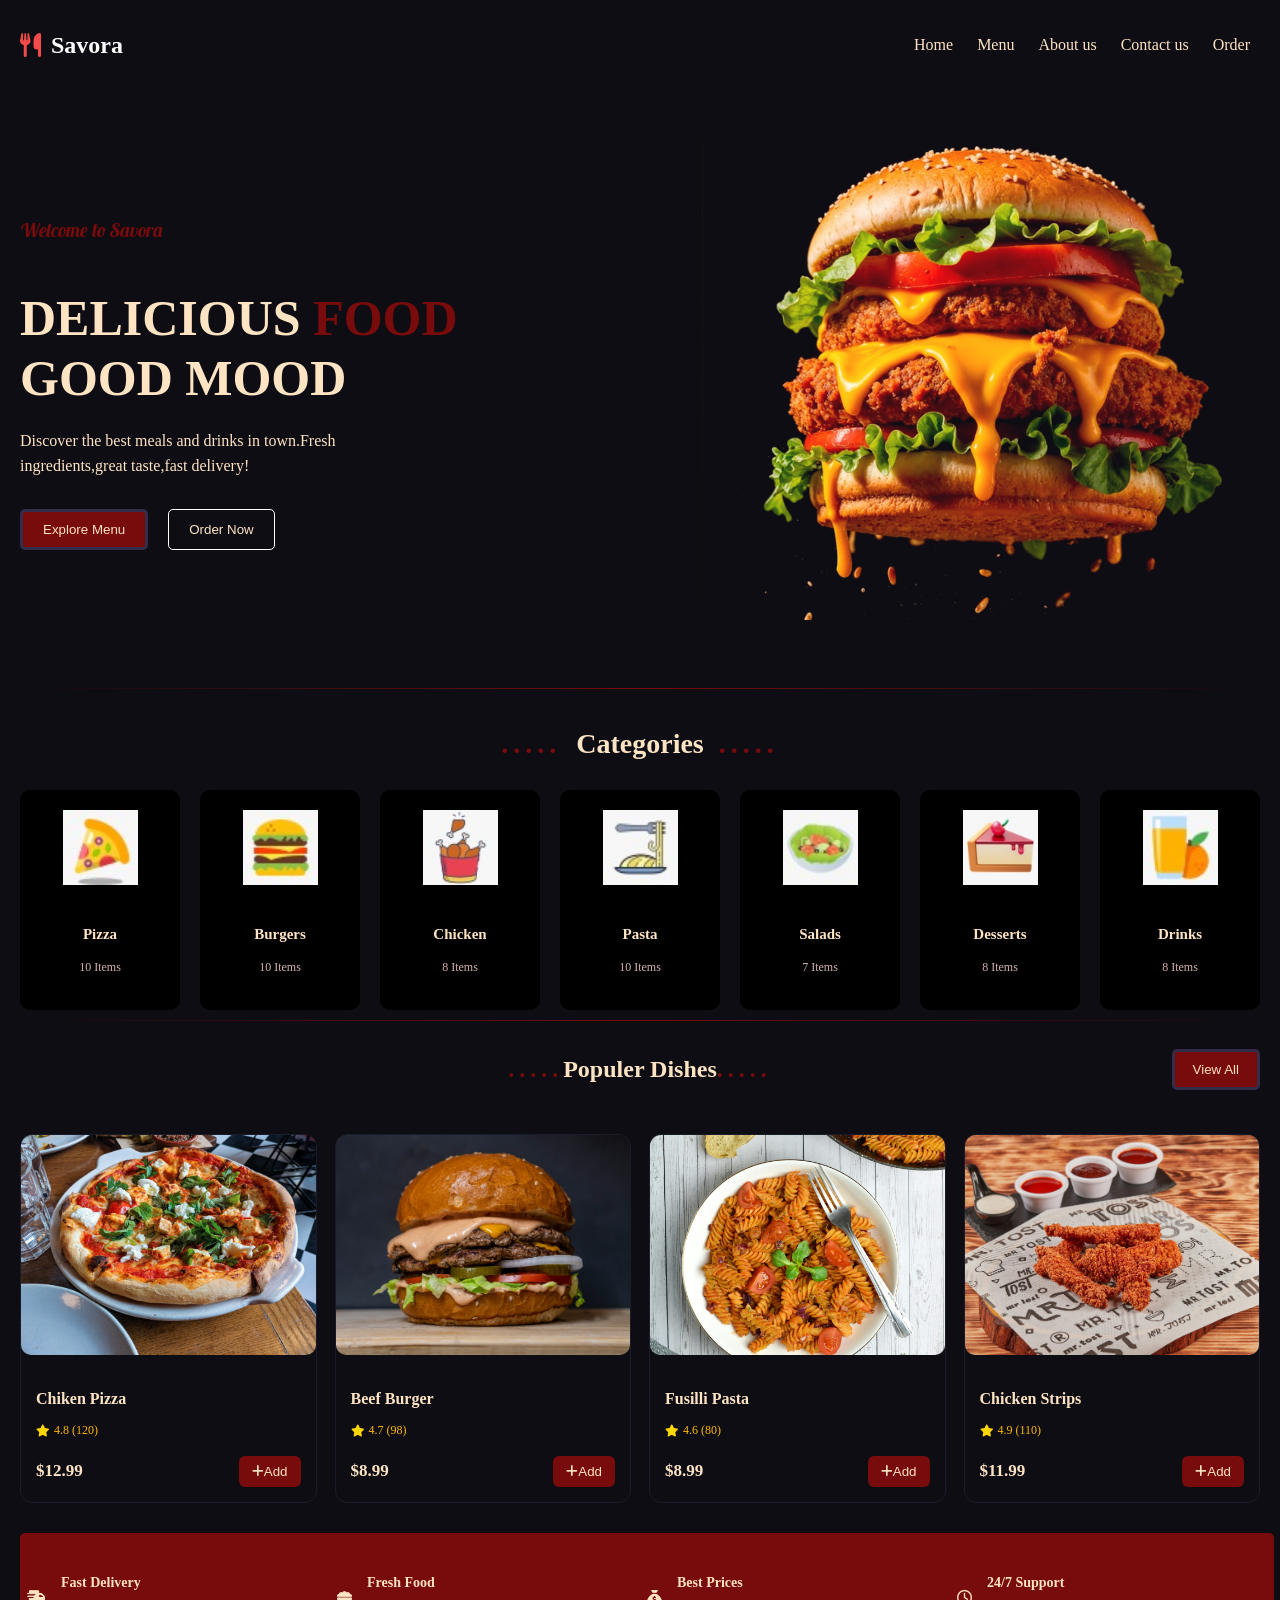
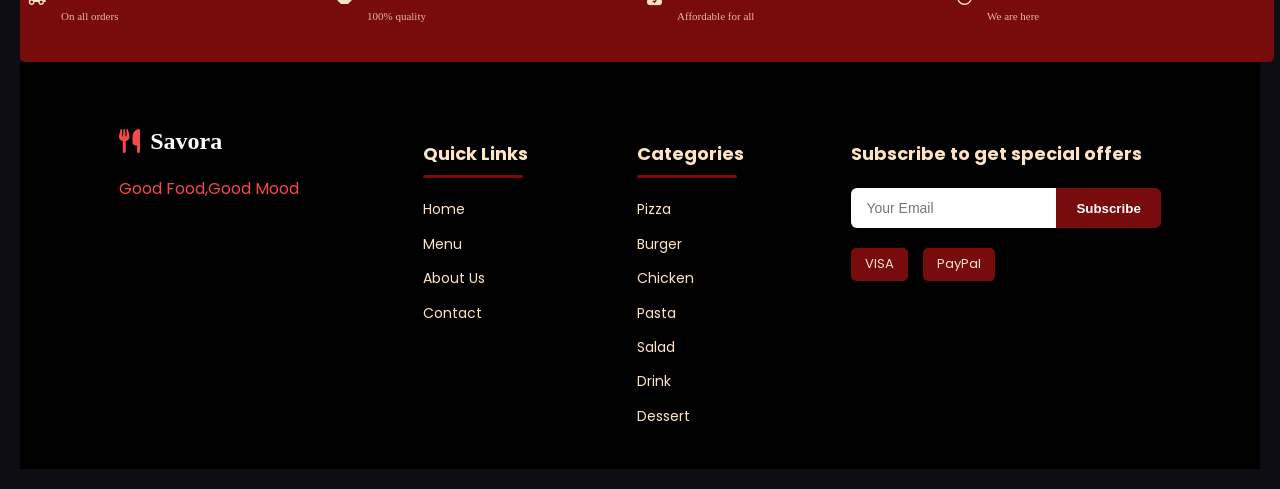
<file: index.html>
<!DOCTYPE html>
<html lang="en">

<head>
    <meta charset="UTF-8">
    <meta name="viewport" content="width=device-width, initial-scale=1.0">
    <title>Savora</title>
    <link rel="preconnect" href="https://fonts.googleapis.com">
    <link rel="preconnect" href="https://fonts.gstatic.com" crossorigin>
    <link href="https://fonts.googleapis.com/css2?family=Lobster+Two:ital,wght@0,400;0,700;1,400;1,700&display=swap"
        rel="stylesheet">
    <link rel="stylesheet"
      href="https://cdnjs.cloudflare.com/ajax/libs/font-awesome/6.7.2/css/all.min.css">
    <link rel="stylesheet" href="https://cdnjs.cloudflare.com/ajax/libs/font-awesome/6.4.0/css/all.min.css">
    <link href="https://fonts.googleapis.com/css2?family=Poppins:wght@300;400;500;600;700&display=swap" rel="stylesheet">    
    <link rel="stylesheet" href="index.css">
    <link rel="icon" href="Images/burgers/photo-of-home.jpg">
</head>

<body>
    <header>
        <div class="logo">
            <i class="fa-solid fa-utensils"></i> Savora
        </div>
        <nav class="navbar">
            <ul>
                <li><a href="index.html">Home</a></li>
                <li><a href="menu.html">Menu</a></li>
                <li><a href="about-us.html">About us</a></li>
                <li><a href="contact-us.html">Contact us</a></li>
                <li><a href="order.html" >Order</a></li>
            </ul>
        </nav>
    </header>
    <section class="container-hero">
        <div class="hero-content">
            <h3>Welcome to Savora</h3>
            <h1>DELICIOUS <span>FOOD</span><br> GOOD MOOD</h1>
            <P>Discover the best meals and drinks in town.Fresh ingredients,great taste,fast delivery!</P>
            <div class="hero-buttons">
                <button class="btn btn-primary"><a href="menu.html">Explore Menu</a></button>
                <button class="btn btn-outline"><a href="order.html">Order Now</a></button>
            </div>
        </div>
        <div class="hero-image">
            <img src="Images/burgers/photo-of-home.jpg" alt="Burger">
        </div>
    </section>
    <div class="fade-line"></div>
    <section class="container">
        <div class="section-title">
            <h2>Categories</h2>
        </div>
        <div class="categories">
            <div class="cat-card">
                <img src="Images/icons/pizza.jpeg" alt="Pizza">
                <h4>Pizza</h4>
                <p>10 Items</p>
            </div>
            <div class="cat-card">
                <img src="Images/icons/burger.jpeg" alt="Burgers">
                <h4>Burgers</h4>
                <p>10 Items</p>
            </div>
            <div class="cat-card">
                <img src="Images/icons/chicken.jpeg" alt="Chicken">
                <h4>Chicken</h4>
                <p>8 Items</p>
            </div>
            <div class="cat-card">
                <img src="Images/icons/paste.jpeg" alt="Pasta">
                <h4>Pasta</h4>
                <p>10 Items</p>
            </div>
            <div class="cat-card">
                <img src="Images/icons/salad.jpeg" alt="Salad">
                <h4>Salads</h4>
                <p>7 Items</p>
            </div>
            <div class="cat-card">
                <img src="Images/icons/desert.jpeg" alt="Dessert">
                <h4>Desserts</h4>
                <p>8 Items</p>
            </div>
            <div class="cat-card">
                <img src="Images/icons/drinkes.jpeg" alt="Drinks">
                <h4>Drinks</h4>
                <p>8 Items</p>
            </div>
        </div>
    </section>
    <div class="fade-line"></div>
    <section class="Populer-dishes container">
        <div class="dishes-header">
            <div class="dishes-title" style="margin-bottom: 0;">
                <h2>Populer Dishes</h2>
            </div>
                <button class="btn View-btn"><a href="menu.html">View All</a></button>
        </div>
        <div class="cards">
            <div class="dish-card">
                <div class="dish-img">
                    <img src="Images/pizza/chicken&ricotta-mediterranean-pizza.jpeg" alt="">
                </div>
                <div class="card-info">
                    <h3>Chiken Pizza</h3>
                    <div class="rating"><i class="fa-solid fa-star"></i><span>4.8 (120)</span></div>
                    <div class="price">
                        <strong>$12.99</strong>
                        <button><i class="fa-solid fa-plus"></i>Add</button>
                    </div>
                </div>
            </div>
            <div class="dish-card">
                <div class="dish-img">
                    <img src="Images/burgers/double-beef-burger.jpeg" alt="">
                </div>
                <div class="card-info">
                    <h3>Beef Burger</h3>
                    <div class="rating"><i class="fa-solid fa-star"></i><span>4.7 (98)</span></div>
                    <div class="price">
                        <strong>$8.99</strong>
                        <button><i class="fa-solid fa-plus"></i>Add</button>
                    </div>
                </div>
            </div>
             <div class="dish-card">
                <div class="dish-img">
                    <img src="Images/pasta/fusilli-tomato-pasta.jpeg" alt="">
                </div>
                <div class="card-info">
                    <h3>Fusilli Pasta</h3>
                    <div class="rating"><i class="fa-solid fa-star"></i><span>4.6 (80)</span></div>
                    <div class="price">
                        <strong>$8.99</strong>
                        <button><i class="fa-solid fa-plus"></i>Add</button>
                    </div>
                </div>
            </div>
             <div class="dish-card">
                <div class="dish-img">
                    <img src="Images/chickens/chicken-strips.jpeg" alt="">
                </div>
                <div class="card-info">
                    <h3>Chicken Strips</h3>
                    <div class="rating"><i class="fa-solid fa-star"></i><span>4.9 (110)</span></div>
                    <div class="price">
                        <strong>$11.99</strong>
                        <button><i class="fa-solid fa-plus"></i>Add</button>
                    </div>
                </div>
            </div>
        </div>
    </section>
    <section class="propereties">
        <div class="properety">
            <i class="fa-solid fa-truck-fast"></i>
            <div>
                <h3>Fast Delivery</h3>
                <p>On all orders</p>
            </div>
        </div>
        <div class="properety">
            <i class="fa-solid fa-bowl-food"></i>
            <div>
                <h3>Fresh Food</h3>
                <p>100% quality</p>
            </div>
        </div>
        <div class="properety">
            <i class="fa-solid fa-sack-dollar"></i>
            <div>
                <h3>Best Prices</h3>
                <p>Affordable for all</p>
            </div>
        </div>
        <div class="properety">
            <i class="fa-regular fa-clock"></i>
            <div>
                <h3>24/7 Support</h3>
                <p>We are here</p>
            </div>
        </div>
    </section>
    <footer>
        <div class="logo-footer">
            <div class="logo">
                <i class="fa-solid fa-utensils"></i> Savora
            </div>
            <p>Good Food,Good Mood</p>
        </div>
        <div class="footer-column">
            <h3>Quick Links</h3>
            <a href="index.html">Home</a>
            <a href="menu.html">Menu</a>
            <a href="about-us.html">About Us</a>
            <a href="contact-us.html">Contact</a>
        </div>
        <div class="footer-column">
            <h3>Categories</h3>
            <a href="menu.html?category=pizza">Pizza</a>
            <a href="menu.html?category=burgers">Burger</a>
            <a href="menu.html?category=chicken">Chicken</a>
            <a href="menu.html?category=pasta">Pasta</a>
            <a href="menu.html?category=salad">Salad</a>
            <a href="menu.html?category=drink">Drink</a>
            <a href="menu.html?category=dessert">Dessert</a>
        </div>
        <div class="subscribe">
            <h3>Subscribe to get special offers</h3>
            <div class="subscribe-box">
                <input type="email" placeholder="Your Email">
                <button>Subscribe</button>
            </div>
            <div class="payment">
                    <span>VISA</span>
                    <span>PayPal</span>
            </div>
        </div>
    </footer>
    <script src="main.js"></script>
</body>
</html>
</file>
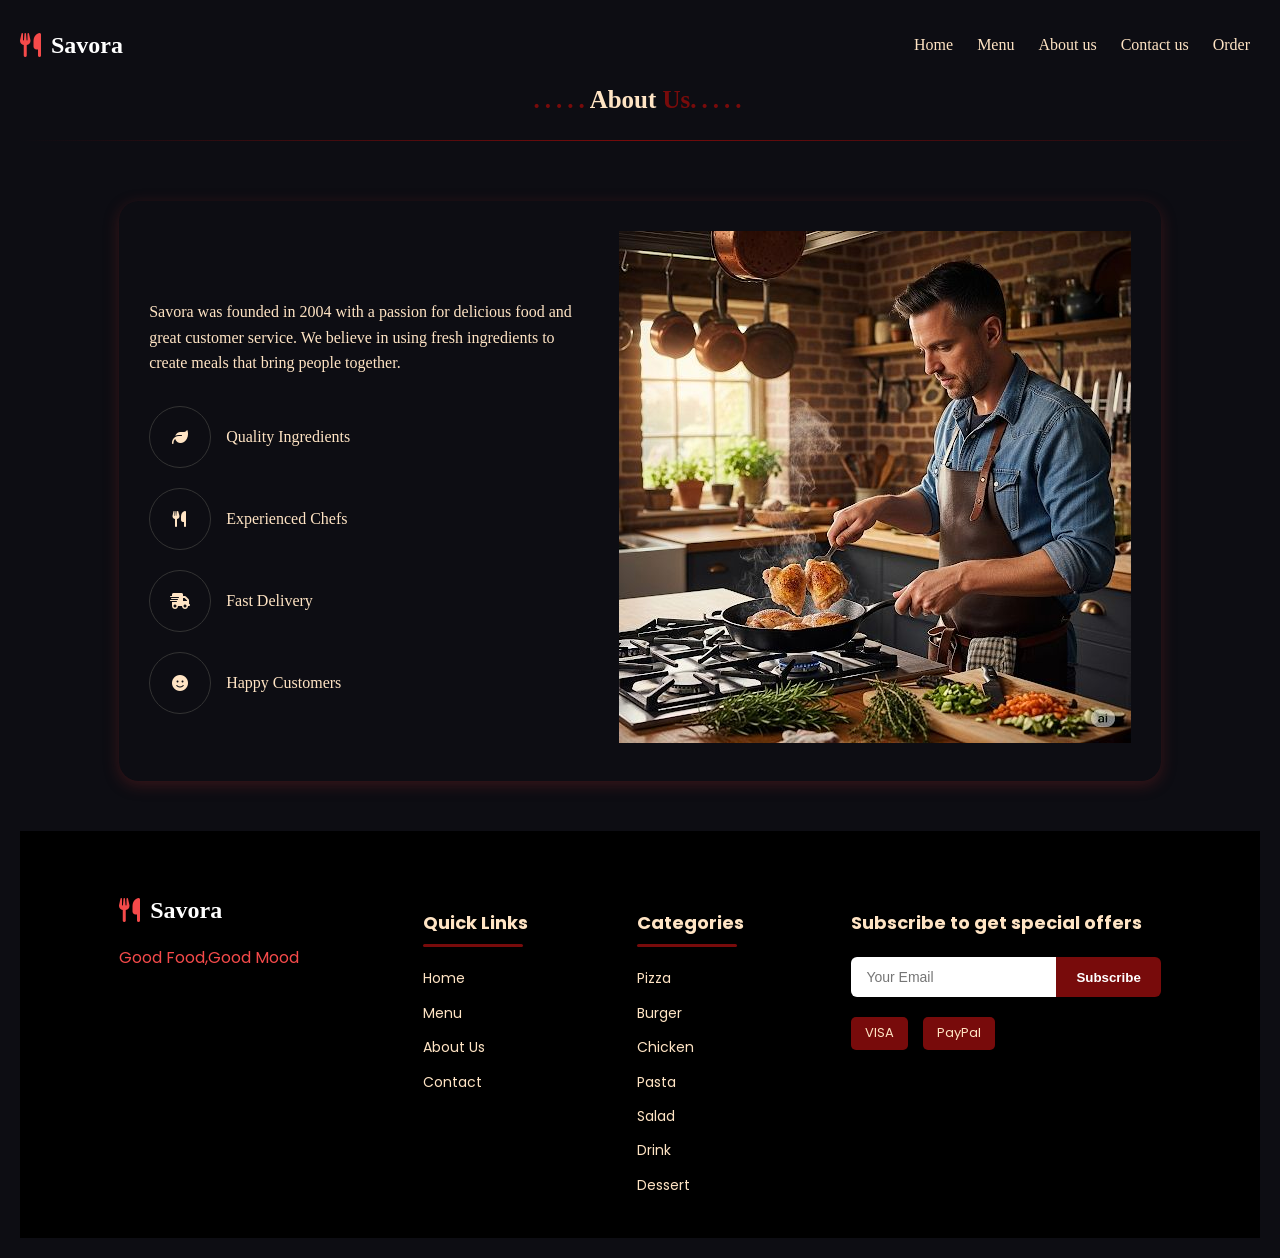
<file: about-us.html>
<!DOCTYPE html>
<html lang="en">

<head>
    <meta charset="UTF-8">
    <meta name="viewport" content="width=device-width, initial-scale=1.0">
    <title>Savora - About Us</title>
    <link rel="stylesheet" href="https://cdnjs.cloudflare.com/ajax/libs/font-awesome/6.4.0/css/all.min.css">
    <link href="https://fonts.googleapis.com/css2?family=Poppins:wght@300;400;500;600;700&display=swap" rel="stylesheet">
    <link rel="stylesheet" href="about.css">
    <link href="index.css" rel="stylesheet">
        <link rel="icon" href="Images/burgers/photo-of-home.jpg">

</head>
<body>

    <header>
        <div class="logo">
            <i class="fa-solid fa-utensils"></i> Savora
        </div>
        <nav class="navbar">
            <ul>
                <li><a href="index.html">Home</a></li>
                <li><a href="menu.html">Menu</a></li>
                <li><a href="about-us.html" class="active">About us</a></li>
                <li><a href="contact-us.html">Contact us</a></li>
                <li><a href="order.html">Order</a></li>
            </ul>
        </nav>
    </header>

    <div class="menu">About <span>Us</span></div>
    <div class="fade-line"></div>

   <section class="about-section">
    <div class="about-container">
        
        <div class="about-text">
            <p class="description">
                Savora was founded in 2004 with a passion for delicious food and great customer service.
                We believe in using fresh ingredients to create meals that bring people together.
            </p>

            <div class="features-list">
                <div class="feature-item">
                    <i class="fa-solid fa-leaf"></i>
                    <span>Quality Ingredients</span>
                </div>
                <div class="feature-item">
                    <i class="fa-solid fa-utensils"></i>
                    <span>Experienced Chefs</span>
                </div>
                <div class="feature-item">
                    <i class="fa-solid fa-truck-fast"></i>
                    <span>Fast Delivery</span>
                </div>
                <div class="feature-item">
                    <i class="fa-solid fa-face-smile"></i>
                    <span>Happy Customers</span>
                </div>
            </div>
        </div>

        <div class="about-image-wrapper">
            <img src="Images/WhatsApp Image 2026-09-07 at 3.56.02 AM.jpeg" alt="Chefs preparing food">
        </div>

    </div>
</section>

    <footer>
        <div class="logo-footer">
            <div class="logo">
                <i class="fa-solid fa-utensils"></i> Savora
            </div>
            <p>Good Food,Good Mood</p>
        </div>
        <div class="footer-column">
            <h3>Quick Links</h3>
            <a href="index.html">Home</a>
            <a href="menu.html">Menu</a>
            <a href="about-us.html">About Us</a>
            <a href="contact-us.html">Contact</a>
        </div>
        <div class="footer-column">
            <h3>Categories</h3>
            <a href="menu.html?category=pizza">Pizza</a>
            <a href="menu.html?category=burgers">Burger</a>
            <a href="menu.html?category=chicken">Chicken</a>
            <a href="menu.html?category=pasta">Pasta</a>
            <a href="menu.html?category=salad">Salad</a>
            <a href="menu.html?category=drink">Drink</a>
            <a href="menu.html?category=dessert">Dessert</a>
        </div>
        <div class="subscribe">
            <h3>Subscribe to get special offers</h3>
            <div class="subscribe-box">
                <input type="email" placeholder="Your Email">
                <button>Subscribe</button>
            </div>
            <div class="payment">
                <span>VISA</span>
                <span>PayPal</span>
            </div>
        </div>
    </footer>

</body>
</html>
</file>
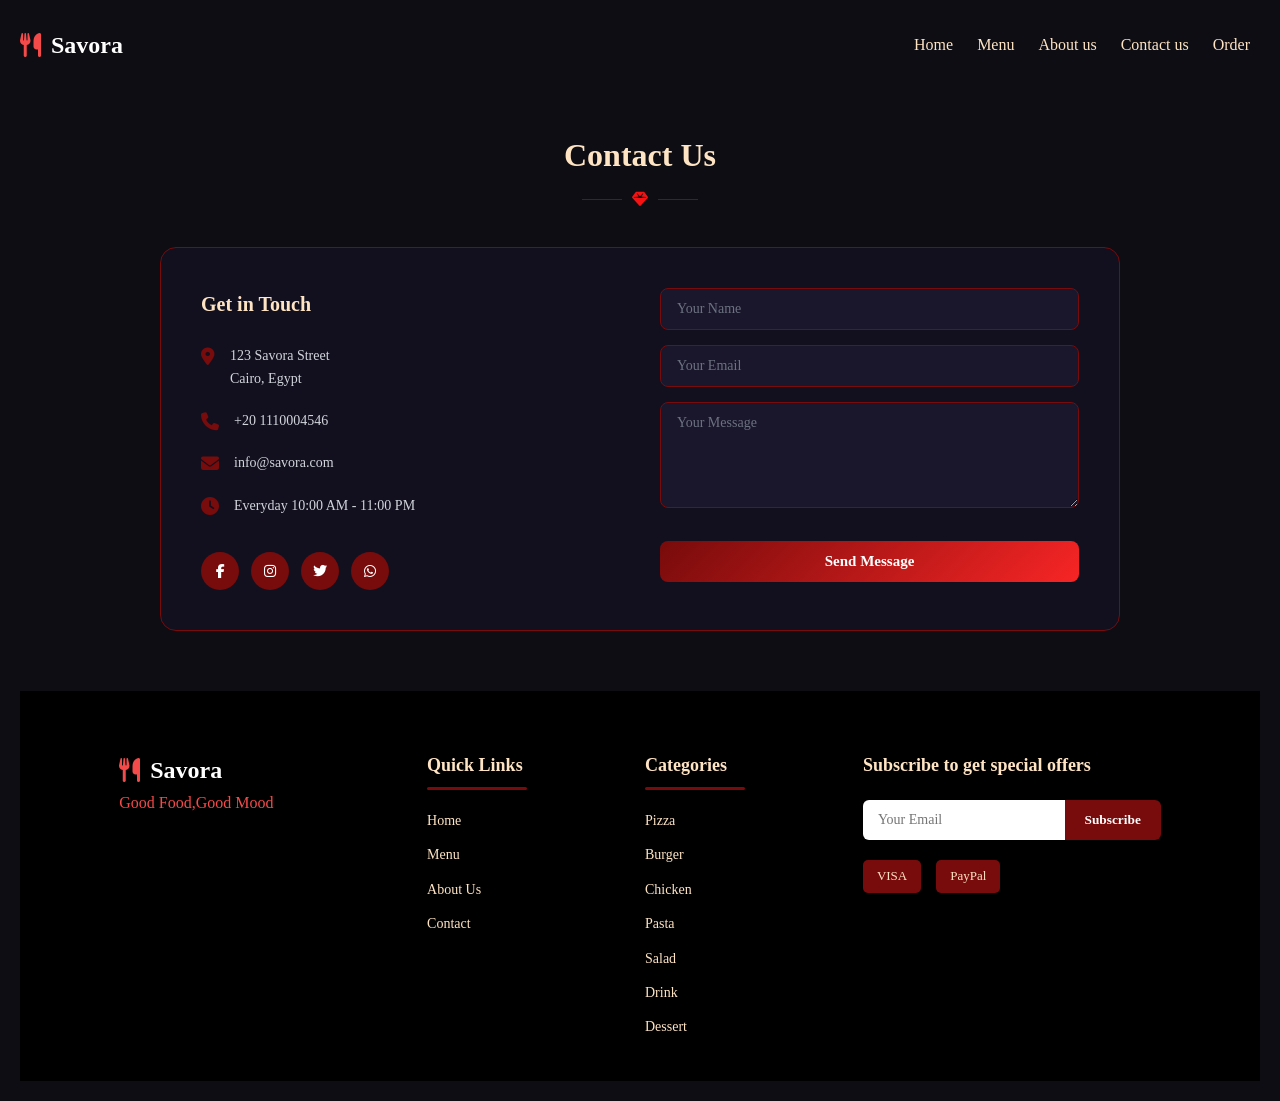
<file: contact-us.html>
<!DOCTYPE html>
<html lang="en">
<head>
  <meta charset="UTF-8">
  <meta name="viewport" content="width=device-width, initial-scale=1.0">
  <title>Contact Us</title>
  <link rel="stylesheet" href="us.css">
  <link href="index.css" rel="stylesheet">
      <link rel="icon" href="Images/burgers/photo-of-home.jpg">
    <link rel="preconnect" href="https://fonts.googleapis.com">
  <link rel="stylesheet" href="https://cdnjs.cloudflare.com/ajax/libs/font-awesome/6.4.0/css/all.min.css">
  <link href="https://fonts.googleapis.com/css2?family=Poppins:wght@300;400;500;600;700&display=swap" rel="stylesheet">
</head>
<body>
    <header>
        <div class="logo">
            <i class="fa-solid fa-utensils"></i> Savora
        </div>
        <nav class="navbar">
            <ul>
                <li><a href="index.html">Home</a></li>
                <li><a href="menu.html">Menu</a></li>
                <li><a href="about-us.html">About us</a></li>
                <li><a href="contact-us.html">Contact us</a></li>
                <li><a href="order.html" class="active">Order</a></li>
            </ul>
        </nav>
    </header>
  <main class="contact-section">
    <h1 class="page-title">Contact <span>Us</span></h1>
    <div class="divider">
      <span></span>
      <i class="fa-solid fa-gem"></i>
      <span></span>
    </div>

    <div class="contact-container">
      <div class="contact-info">
        <h2>Get in Touch</h2>

        <div class="info-item">
          <i class="fa-solid fa-location-dot"></i>
          <div>
            <p>123 Savora Street</p>
            <p>Cairo, Egypt</p>
          </div>
        </div>

        <div class="info-item">
          <i class="fa-solid fa-phone"></i>
          <div>
            <p>+20 1110004546</p>
          </div>
        </div>

        <div class="info-item">
          <i class="fa-solid fa-envelope"></i>
          <div>
            <p>info@savora.com</p>
          </div>
        </div>

        <div class="info-item">
          <i class="fa-solid fa-clock"></i>
          <div>
            <p>Everyday 10:00 AM - 11:00 PM</p>
          </div>
        </div>

        <div class="social-links">
          <a href="https://www.facebook.com" class="social-icon" target="_blank"><i class="fa-brands fa-facebook-f"></i></a>
          <a href="https://www.instagram.com" class="social-icon" target="_blank"><i class="fa-brands fa-instagram"></i></a>
          <a href="https://twitter.com" class="social-icon" target="_blank"><i class="fa-brands fa-twitter"></i></a>
          <a href="https://wa.me/1234567890" class="social-icon" target="_blank"><i class="fa-brands fa-whatsapp"></i></a>
        </div>
      </div>

      <div class="contact-form-container">
        <form class="contact-form">
          <div class="form-group">
            <input type="text" placeholder="Your Name" required>
          </div>
          <div class="form-group">
            <input type="email" placeholder="Your Email" required>
          </div>
          <div class="form-group">
            <textarea placeholder="Your Message" rows="5" required></textarea>
          </div>
<button type="submit" class="btn-submit">Send Message</button>
        </form>
      </div>
    </div>
  </main>
  <footer>
        <div class="logo-footer">
            <div class="logo">
                <i class="fa-solid fa-utensils"></i> Savora
            </div>
            <p>Good Food,Good Mood</p>
        </div>
        <div class="footer-column">
            <h3>Quick Links</h3>
            <a href="index.html">Home</a>
            <a href="menu.html">Menu</a>
            <a href="about-us.html">About Us</a>
            <a href="contact-us.html">Contact</a>
        </div>
        <div class="footer-column">
            <h3>Categories</h3>
            <a href="menu.html?category=pizza">Pizza</a>
            <a href="menu.html?category=burgers">Burger</a>
            <a href="menu.html?category=chicken">Chicken</a>
            <a href="menu.html?category=pasta">Pasta</a>
            <a href="menu.html?category=salad">Salad</a>
            <a href="menu.html?category=drink">Drink</a>
            <a href="menu.html?category=dessert">Dessert</a>
        </div>
        <div class="subscribe">
            <h3>Subscribe to get special offers</h3>
            <div class="subscribe-box">
                <input type="email" placeholder="Your Email">
                <button>Subscribe</button>
            </div>    
            <div class="payment">
                    <span>VISA</span>
                    <span>PayPal</span>
            </div>
        </div>
    </footer>
<script src="main.js"></script>
<script src="us.js"></script>
</body>
</html>
</file>
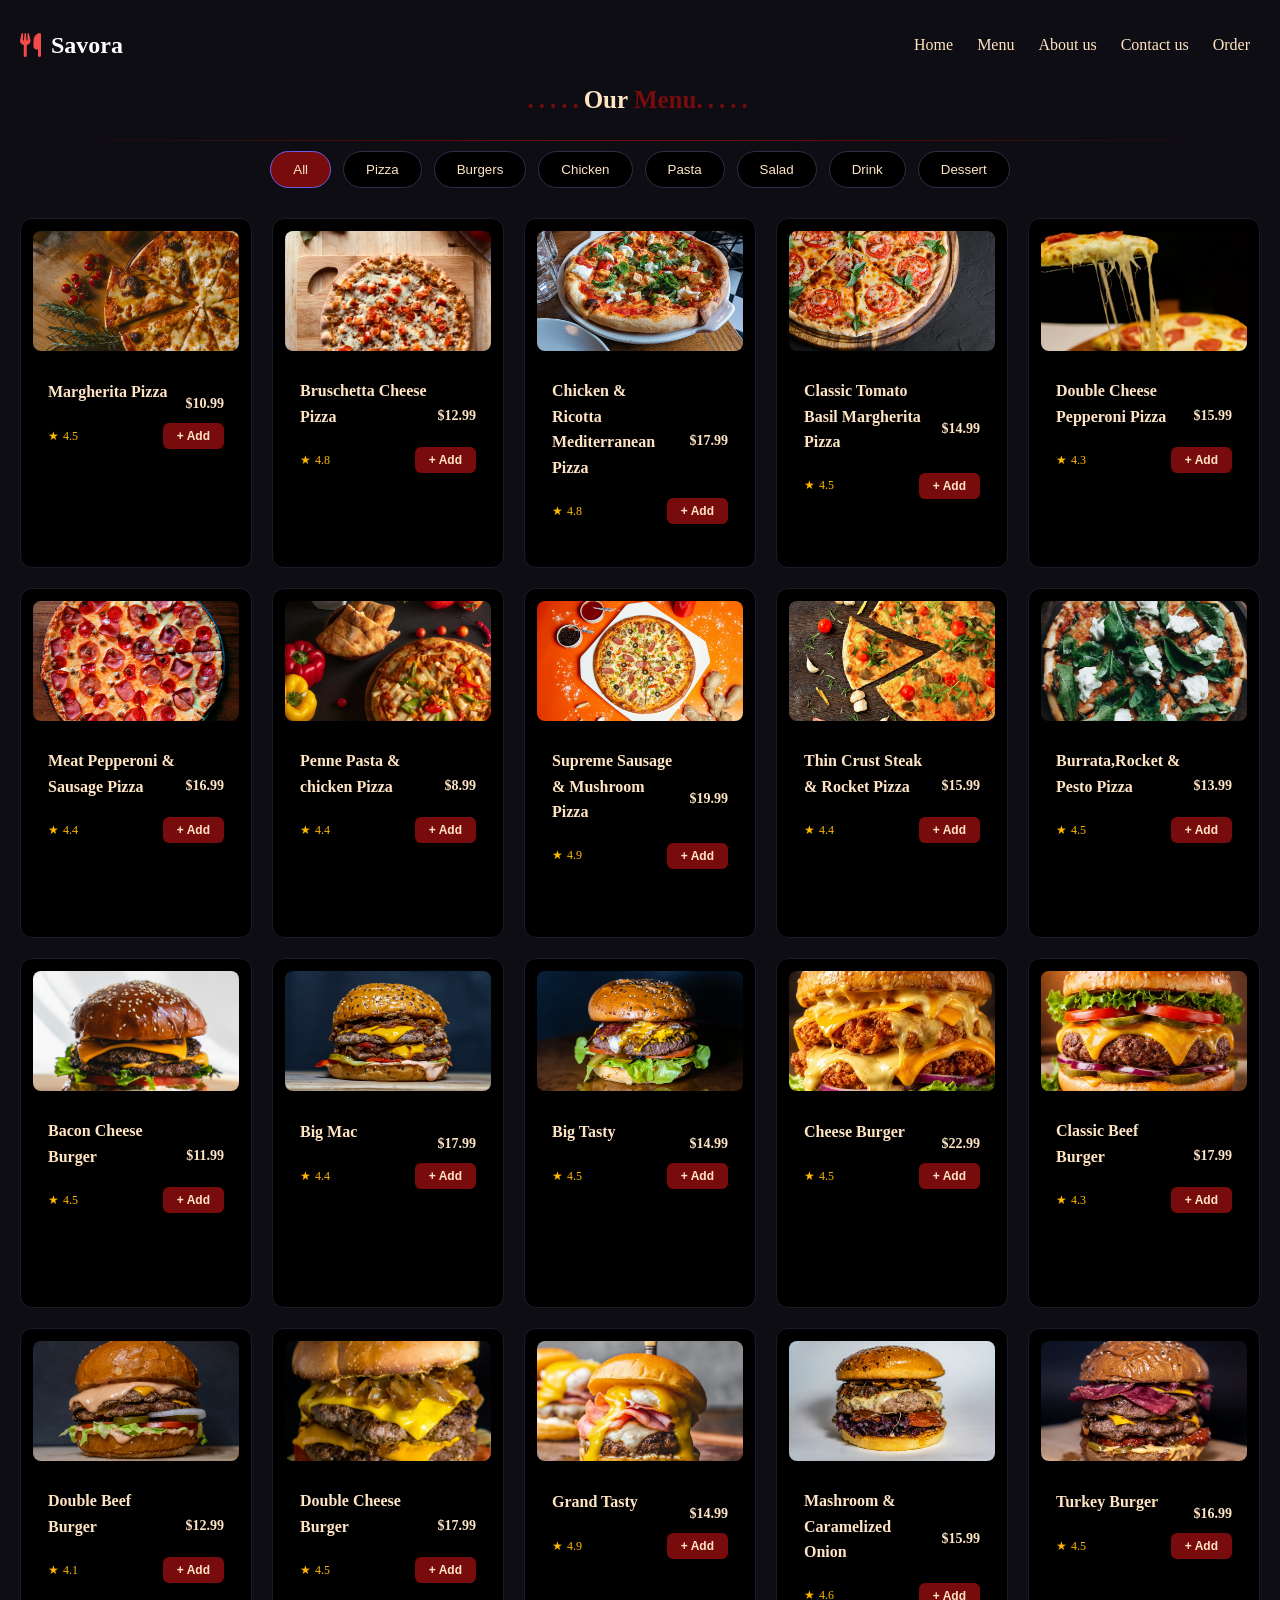
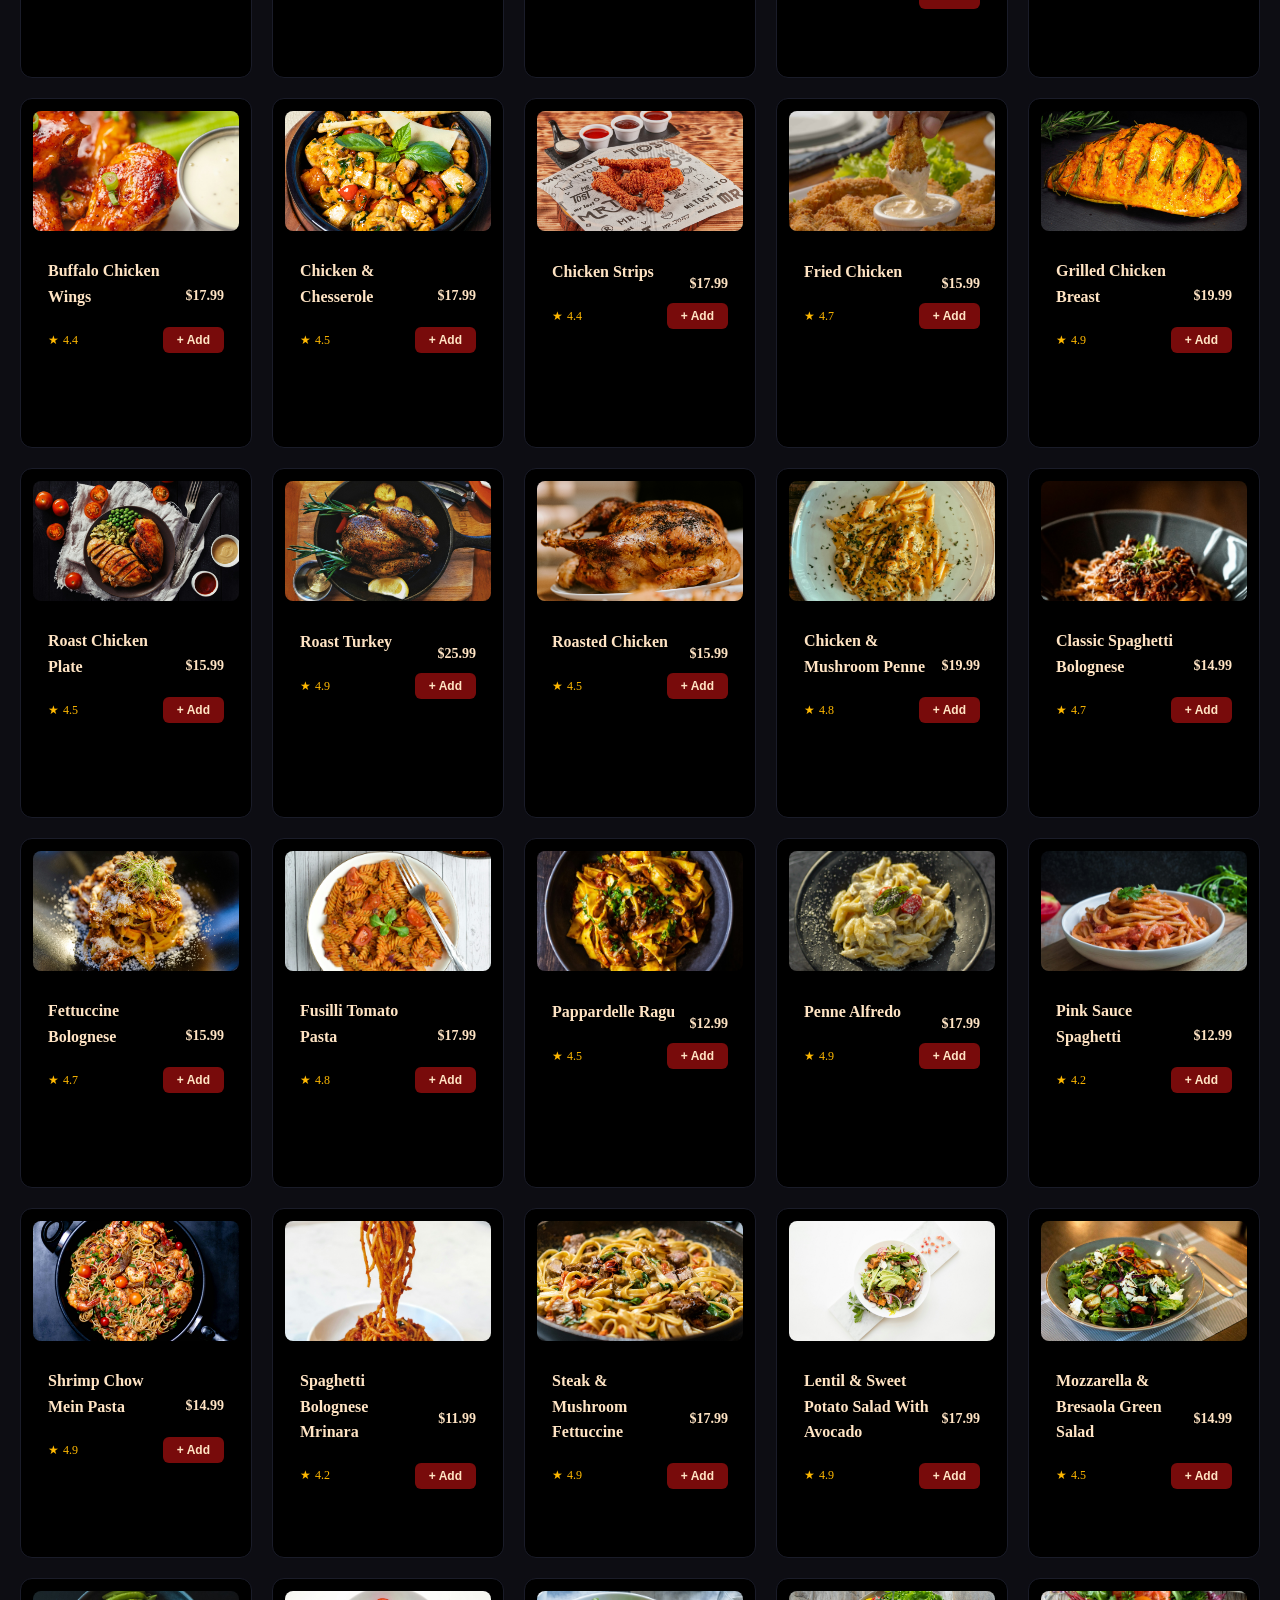
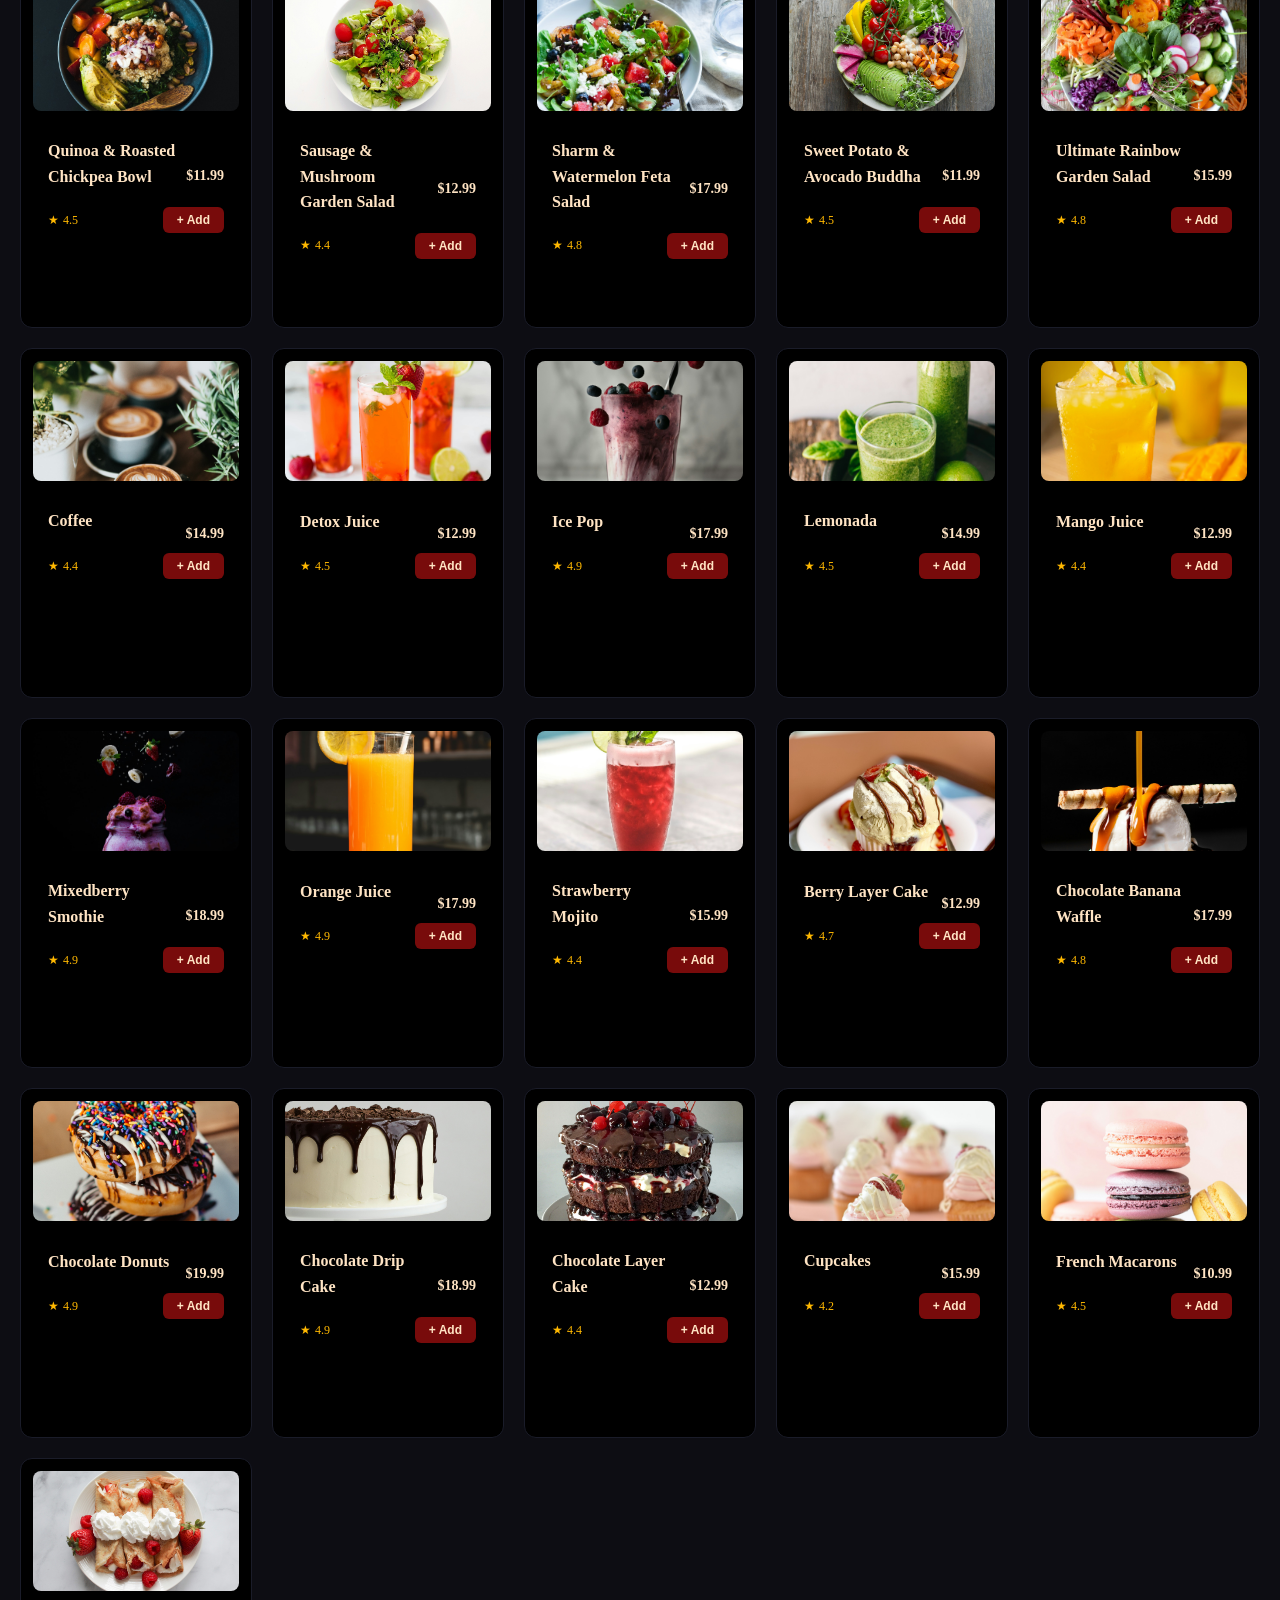
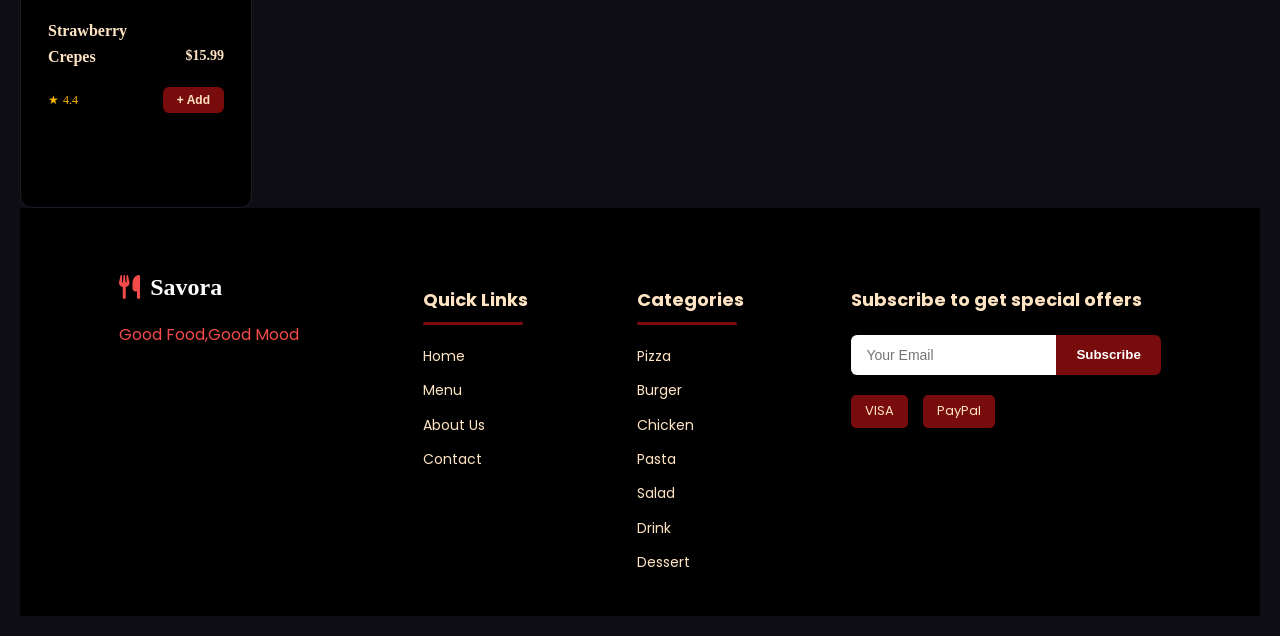
<file: menu.html>
<!DOCTYPE html>
<html lang="en">

<head>
    <meta charset="UTF-8">
    <meta name="viewport" content="width=device-width, initial-scale=1.0">
    <title>Savora</title>
    <link rel="stylesheet" href="https://cdnjs.cloudflare.com/ajax/libs/font-awesome/6.4.0/css/all.min.css">
  <link href="https://fonts.googleapis.com/css2?family=Poppins:wght@300;400;500;600;700&display=swap" rel="stylesheet">
    <link rel="stylesheet" href="index.css">
        <link rel="icon" href="Images/burgers/photo-of-home.jpg">

</head>
    <header>
        <div class="logo">
                <i class="fa-solid fa-utensils"></i> Savora
        </div>
        <nav class="navbar">
            <ul>
                <li><a href="index.html">Home</a></li>
                <li><a href="menu.html">Menu</a></li>
                <li><a href="about-us.html">About us</a></li>
                <li><a href="contact-us.html">Contact us</a></li>
                <li><a href="order.html" class="active">Order</a></li>
            </ul>
        </nav>
    </header>
    <div class="menu">Our  <span>Menu</span></div>
    <div class="fade-line"></div>
    <div class="category-buttons">
        <button class="filter-btn active" data-category="all">All</button>
        <button class="filter-btn" data-category="pizza">Pizza</button>
        <button class="filter-btn" data-category="burgers">Burgers</button>
        <button class="filter-btn" data-category="chicken">Chicken</button>
        <button class="filter-btn" data-category="pasta">Pasta</button>
        <button class="filter-btn" data-category="salad">Salad</button>
        <button class="filter-btn" data-category="drink">Drink</button>
        <button class="filter-btn" data-category="dessert">Dessert</button>
    </div>
    <div class="product-grid">

        <div class="product-card" data-category="pizza">
            <img src="Images/pizza/margherita-pizza.jpeg" alt="Margherita Pizza">

            <div class="card-info">
                <div class="card-header">
                    <h3 class="product-title">Margherita Pizza</h3>
                    <span class="price">$10.99</span>
                </div>

                <div class="card-footer">
                    <div class="rating">
                        <span>★</span> 4.5
                    </div>
                    <button class="add-btn">+ Add</button>
                </div>
            </div>
        </div>



        <div class="product-card" data-category="pizza">
            <img src="Images/pizza/bruschetta-cheese-pizza.jpeg" alt="Bruschetta Cheese Pizza">

            <div class="card-info">
                <div class="card-header">
                    <h3 class="product-title">Bruschetta Cheese Pizza</h3>
                    <span class="price">$12.99</span>
                </div>

                <div class="card-footer">
                    <div class="rating">
                        <span>★</span> 4.8
                    </div>
                    <button class="add-btn">+ Add</button>
                </div>
            </div>
        </div>


        <div class="product-card" data-category="pizza">
            <img src="Images/pizza/chicken&ricotta-mediterranean-pizza.jpeg" alt="Chicken & Ricotta Mediterranean Pizza">

            <div class="card-info">
                <div class="card-header">
                    <h3 class="product-title">Chicken & Ricotta Mediterranean Pizza</h3>
                    <span class="price">$17.99</span>
                </div>

                <div class="card-footer">
                    <div class="rating">
                        <span>★</span> 4.8
                    </div>
                    <button class="add-btn">+ Add</button>
                </div>
            </div>
        </div>


        <div class="product-card" data-category="pizza">
            <img src="Images/pizza/classic-tomato-basil-margherita-pizza.jpeg" alt="Classic Tomato Basil Margherita Pizza">

            <div class="card-info">
                <div class="card-header">
                    <h3 class="product-title">Classic Tomato Basil Margherita Pizza</h3>
                    <span class="price">$14.99</span>
                </div>

                <div class="card-footer">
                    <div class="rating">
                        <span>★</span> 4.5
                    </div>
                    <button class="add-btn">+ Add</button>
                </div>
            </div>
        </div>


        <div class="product-card" data-category="pizza">
            <img src="Images/pizza/double-cheese-pepperoni-pizza.jpeg" alt="Double Cheese Pepperoni Pizza">

            <div class="card-info">
                <div class="card-header">
                    <h3 class="product-title">Double Cheese Pepperoni Pizza</h3>
                    <span class="price">$15.99</span>
                </div>

                <div class="card-footer">
                    <div class="rating">
                        <span>★</span> 4.3
                    </div>
                    <button class="add-btn">+ Add</button>
                </div>
            </div>
        </div>


        <div class="product-card" data-category="pizza">
            <img src="Images/pizza/meat-pepperoni&sausage-pizza.jpeg" alt="Meat Pepperoni & sausage Pizza">

            <div class="card-info">
                <div class="card-header">
                    <h3 class="product-title">Meat Pepperoni & Sausage Pizza</h3>
                    <span class="price">$16.99</span>
                </div>

                <div class="card-footer">
                    <div class="rating">
                        <span>★</span> 4.4
                    </div>
                    <button class="add-btn">+ Add</button>
                </div>
            </div>
        </div>


        <div class="product-card" data-category="pizza">
            <img src="Images/pizza/penne-pasta&chicken-pizza.jpeg" alt="Penne Pasta & chicken Pizza">

            <div class="card-info">
                <div class="card-header">
                    <h3 class="product-title">Penne Pasta & chicken Pizza</h3>
                    <span class="price">$8.99</span>
                </div>

                <div class="card-footer">
                    <div class="rating">
                        <span>★</span> 4.4
                    </div>
                    <button class="add-btn">+ Add</button>
                </div>
            </div>
        </div>


        <div class="product-card" data-category="pizza">
            <img src="Images/pizza/supreme-sausage&mushroom-pizza.jpeg" alt="Supreme Sausage & Mushroom Pizza">

            <div class="card-info">
                <div class="card-header">
                    <h3 class="product-title">Supreme Sausage & Mushroom Pizza</h3>
                    <span class="price">$19.99</span>
                </div>

                <div class="card-footer">
                    <div class="rating">
                        <span>★</span> 4.9
                    </div>
                    <button class="add-btn">+ Add</button>
                </div>
            </div>
        </div>


        <div class="product-card" data-category="pizza">
            <img src="Images/pizza/thin-crust-steak&rocket-pizza.jpeg" alt="Thin Crust Steak & Rocket Pizza">

            <div class="card-info">
                <div class="card-header">
                    <h3 class="product-title">Thin Crust Steak & Rocket Pizza</h3>
                    <span class="price">$15.99</span>
                </div>

                <div class="card-footer">
                    <div class="rating">
                        <span>★</span> 4.4
                    </div>
                    <button class="add-btn">+ Add</button>
                </div>
            </div>
        </div>


        <div class="product-card" data-category="pizza">
            <img src="Images/pizza/burrata,rocket&pesto-pizza.jpeg" alt="Burrata,Rocket & Pesto Pizza">

            <div class="card-info">
                <div class="card-header">
                    <h3 class="product-title">Burrata,Rocket & Pesto Pizza</h3>
                    <span class="price">$13.99</span>
                </div>

                <div class="card-footer">
                    <div class="rating">
                        <span>★</span> 4.5
                    </div>
                    <button class="add-btn">+ Add</button>
                </div>
            </div>
        </div>


        <div class="product-card" data-category="burgers">
            <img src="Images/burgers/bacon-chese-burger.jpeg" alt="Bacon Cheese Burger">

            <div class="card-info">
                <div class="card-header">
                    <h3 class="product-title">Bacon Cheese Burger</h3>
                    <span class="price">$11.99</span>
                </div>

                <div class="card-footer">
                    <div class="rating">
                        <span>★</span> 4.5
                    </div>
                    <button class="add-btn">+ Add</button>
                </div>
            </div>
        </div>


        <div class="product-card" data-category="burgers">
            <img src="Images/burgers/big-mac.jpeg" alt="Big Mac">
            <div class="card-info">
                <div class="card-header">
                    <h3 class="product-title">Big Mac</h3>
                    <span class="price">$17.99</span>
                </div>

                <div class="card-footer">
                    <div class="rating">
                        <span>★</span> 4.4
                    </div>
                    <button class="add-btn">+ Add</button>
                </div>
            </div>
        </div>



        <div class="product-card" data-category="burgers">
            <img src="Images/burgers/big-tasty.jpeg" alt="Big Tasty">

            <div class="card-info">
                <div class="card-header">
                    <h3 class="product-title">Big Tasty</h3>
                    <span class="price">$14.99</span>
                </div>

                <div class="card-footer">
                    <div class="rating">
                        <span>★</span> 4.5
                    </div>
                    <button class="add-btn">+ Add</button>
                </div>
            </div>
        </div>



        <div class="product-card" data-category="burgers">
            <img src="Images/burgers/chese-burger.jpg" alt="Chese Burger">

            <div class="card-info">
                <div class="card-header">
                    <h3 class="product-title">Cheese Burger</h3>
                    <span class="price">$22.99</span>
                </div>

                <div class="card-footer">
                    <div class="rating">
                        <span>★</span> 4.5
                    </div>
                    <button class="add-btn">+ Add</button>
                </div>
            </div>
        </div>



        <div class="product-card" data-category="burgers">
            <img src="Images/burgers/classic-beef-burger.jpg" alt="Classic Beef Burger">

            <div class="card-info">
                <div class="card-header">
                    <h3 class="product-title">Classic Beef Burger</h3>
                    <span class="price">$17.99</span>
                </div>

                <div class="card-footer">
                    <div class="rating">
                        <span>★</span> 4.3
                    </div>
                    <button class="add-btn">+ Add</button>
                </div>
            </div>
        </div>



        <div class="product-card" data-category="burgers">
            <img src="Images/burgers/double-beef-burger.jpeg" alt="Double Beef Burger">

            <div class="card-info">
                <div class="card-header">
                    <h3 class="product-title">Double Beef Burger</h3>
                    <span class="price">$12.99</span>
                </div>

                <div class="card-footer">
                    <div class="rating">
                        <span>★</span> 4.1
                    </div>
                    <button class="add-btn">+ Add</button>
                </div>
            </div>
        </div>



        <div class="product-card" data-category="burgers">
            <img src="Images/burgers/double-chese-burger.jpeg" alt="Double Cheese Burger">

            <div class="card-info">
                <div class="card-header">
                    <h3 class="product-title">Double Cheese Burger</h3>
                    <span class="price">$17.99</span>
                </div>

                <div class="card-footer">
                    <div class="rating">
                        <span>★</span> 4.5
                    </div>
                    <button class="add-btn">+ Add</button>
                </div>
            </div>
        </div>



        <div class="product-card" data-category="burgers">
            <img src="Images/burgers/grand-tasty.jpeg" alt="Grand Tasty">

            <div class="card-info">
                <div class="card-header">
                    <h3 class="product-title">Grand Tasty</h3>
                    <span class="price">$14.99</span>
                </div>

                <div class="card-footer">
                    <div class="rating">
                        <span>★</span> 4.9
                    </div>
                    <button class="add-btn">+ Add</button>
                </div>
            </div>
        </div>



        <div class="product-card" data-category="burgers">
            <img src="Images/burgers/mashroom&caramelized-onion.jpeg" alt="Mashroom & Caramelized Onion">

            <div class="card-info">
                <div class="card-header">
                    <h3 class="product-title">Mashroom & Caramelized Onion</h3>
                    <span class="price">$15.99</span>
                </div>

                <div class="card-footer">
                    <div class="rating">
                        <span>★</span> 4.6
                    </div>
                    <button class="add-btn">+ Add</button>
                </div>
            </div>
        </div>



        <div class="product-card" data-category="burgers">
            <img src="Images/burgers/turkey-burger.jpeg" alt="Turkey Burger">

            <div class="card-info">
                <div class="card-header">
                    <h3 class="product-title">Turkey Burger</h3>
                    <span class="price">$16.99</span>
                </div>

                <div class="card-footer">
                    <div class="rating">
                        <span>★</span> 4.5
                    </div>
                    <button class="add-btn">+ Add</button>
                </div>
            </div>
        </div>



        <div class="product-card" data-category="chicken">
            <img src="Images/chickens/buffalo-chicken-wings.jpeg" alt="Buffalo Chicken Wings">

            <div class="card-info">
                <div class="card-header">
                    <h3 class="product-title">Buffalo Chicken Wings</h3>
                    <span class="price">$17.99</span>
                </div>

                <div class="card-footer">
                    <div class="rating">
                        <span>★</span> 4.4
                    </div>
                    <button class="add-btn">+ Add</button>
                </div>
            </div>
        </div>



        


        <div class="product-card" data-category="chicken">
            <img src="Images/chickens/chicken&chesserole.jpeg" alt="Chicken & Chesserole">

            <div class="card-info">
                <div class="card-header">
                    <h3 class="product-title">Chicken & Chesserole</h3>
                    <span class="price">$17.99</span>
                </div>

                <div class="card-footer">
                    <div class="rating">
                        <span>★</span> 4.5
                    </div>
                    <button class="add-btn">+ Add</button>
                </div>
            </div>
        </div>




        <div class="product-card" data-category="chicken">
            <img src="Images/chickens/chicken-strips.jpeg" alt="Chicken Strips">

            <div class="card-info">
                <div class="card-header">
                    <h3 class="product-title">Chicken Strips</h3>
                    <span class="price">$17.99</span>
                </div>

                <div class="card-footer">
                    <div class="rating">
                        <span>★</span> 4.4
                    </div>
                    <button class="add-btn">+ Add</button>
                </div>
            </div>
        </div>




        <div class="product-card" data-category="chicken">
            <img src="Images/chickens/fried-chicken.jpeg" alt="Fried Chicken">

            <div class="card-info">
                <div class="card-header">
                    <h3 class="product-title">Fried Chicken</h3>
                    <span class="price">$15.99</span>
                </div>

                <div class="card-footer">
                    <div class="rating">
                        <span>★</span> 4.7
                    </div>
                    <button class="add-btn">+ Add</button>
                </div>
            </div>
        </div>



        <div class="product-card" data-category="chicken">
            <img src="Images/chickens/grilled-chicken-breast.jpeg" alt="Grilled Chicken Breast">

            <div class="card-info">
                <div class="card-header">
                    <h3 class="product-title">Grilled Chicken Breast</h3>
                    <span class="price">$19.99</span>
                </div>

                <div class="card-footer">
                    <div class="rating">
                        <span>★</span> 4.9
                    </div>
                    <button class="add-btn">+ Add</button>
                </div>
            </div>
        </div>



        <div class="product-card" data-category="chicken">
            <img src="Images/chickens/roast-chicken-plate.jpeg" alt="Roast Chicken Plate">

            <div class="card-info">
                <div class="card-header">
                    <h3 class="product-title">Roast Chicken Plate</h3>
                    <span class="price">$15.99</span>
                </div>

                <div class="card-footer">
                    <div class="rating">
                        <span>★</span> 4.5
                    </div>
                    <button class="add-btn">+ Add</button>
                </div>
            </div>
        </div>



        <div class="product-card" data-category="chicken">
            <img src="Images/chickens/roast-turkey.jpeg" alt="Roast Turkey">

            <div class="card-info">
                <div class="card-header">
                    <h3 class="product-title">Roast Turkey</h3>
                    <span class="price">$25.99</span>
                </div>

                <div class="card-footer">
                    <div class="rating">
                        <span>★</span> 4.9
                    </div>
                    <button class="add-btn">+ Add</button>
                </div>
            </div>
        </div>



        <div class="product-card" data-category="chicken">
            <img src="Images/chickens/roasted-chicken.jpeg" alt="Roasted Chicken">

            <div class="card-info">
                <div class="card-header">
                    <h3 class="product-title">Roasted Chicken</h3>
                    <span class="price">$15.99</span>
                </div>

                <div class="card-footer">
                    <div class="rating">
                        <span>★</span> 4.5
                    </div>
                    <button class="add-btn">+ Add</button>
                </div>
            </div>
        </div>


        <div class="product-card" data-category="pasta">
            <img src="Images/pasta/chicken&mushroom-penne.jpeg" alt="Chicken & Mushroom Penne">

            <div class="card-info">
                <div class="card-header">
                    <h3 class="product-title">Chicken & Mushroom Penne</h3>
                    <span class="price">$19.99</span>
                </div>

                <div class="card-footer">
                    <div class="rating">
                        <span>★</span> 4.8
                    </div>
                    <button class="add-btn">+ Add</button>
                </div>
            </div>
        </div>



        <div class="product-card" data-category="pasta">
            <img src="Images/pasta/classic-spaghetti-bolognese.jpeg" alt="Classic Spaghetti Bolognese">

            <div class="card-info">
                <div class="card-header">
                    <h3 class="product-title">Classic Spaghetti Bolognese</h3>
                    <span class="price">$14.99</span>
                </div>

                <div class="card-footer">
                    <div class="rating">
                        <span>★</span> 4.7
                    </div>
                    <button class="add-btn">+ Add</button>
                </div>
            </div>
        </div>



        <div class="product-card" data-category="pasta">
            <img src="Images/pasta/fettuccine-bolognese.jpeg" alt="Fettuccine Bolognese">

            <div class="card-info">
                <div class="card-header">
                    <h3 class="product-title">Fettuccine Bolognese</h3>
                    <span class="price">$15.99</span>
                </div>

                <div class="card-footer">
                    <div class="rating">
                        <span>★</span> 4.7
                    </div>
                    <button class="add-btn">+ Add</button>
                </div>
            </div>
        </div>


        <div class="product-card" data-category="pasta">
            <img src="Images/pasta/fusilli-tomato-pasta.jpeg" alt="Fusilli Tomato Pasta">

            <div class="card-info">
                <div class="card-header">
                    <h3 class="product-title">Fusilli Tomato Pasta</h3>
                    <span class="price">$17.99</span>
                </div>

                <div class="card-footer">
                    <div class="rating">
                        <span>★</span> 4.8
                    </div>
                    <button class="add-btn">+ Add</button>
                </div>
            </div>
        </div>


        <div class="product-card" data-category="pasta">
            <img src="Images/pasta/pappardelle-ragu.jpeg" alt="Pappardelle Ragu">

            <div class="card-info">
                <div class="card-header">
                    <h3 class="product-title">Pappardelle Ragu</h3>
                    <span class="price">$12.99</span>
                </div>

                <div class="card-footer">
                    <div class="rating">
                        <span>★</span> 4.5
                    </div>
                    <button class="add-btn">+ Add</button>
                </div>
            </div>
        </div>



        <div class="product-card" data-category="pasta">
            <img src="Images/pasta/penne-alfredo.jpeg" alt="Penne Alfredo">

            <div class="card-info">
                <div class="card-header">
                    <h3 class="product-title">Penne Alfredo</h3>
                    <span class="price">$17.99</span>
                </div>

                <div class="card-footer">
                    <div class="rating">
                        <span>★</span> 4.9
                    </div>
                    <button class="add-btn">+ Add</button>
                </div>
            </div>
        </div>



        <div class="product-card" data-category="pasta">
            <img src="Images/pasta/pink-sauce-spaghetti.jpeg" alt="Pink Sauce Spaghetti">

            <div class="card-info">
                <div class="card-header">
                    <h3 class="product-title">Pink Sauce Spaghetti</h3>
                    <span class="price">$12.99</span>
                </div>

                <div class="card-footer">
                    <div class="rating">
                        <span>★</span> 4.2
                    </div>
                    <button class="add-btn">+ Add</button>
                </div>
            </div>
        </div>


        <div class="product-card" data-category="pasta">
            <img src="Images/pasta/shrimp-chow-mein-pasta.jpeg" alt="Shrimp Chow Mein Pasta">

            <div class="card-info">
                <div class="card-header">
                    <h3 class="product-title">Shrimp Chow Mein Pasta</h3>
                    <span class="price">$14.99</span>
                </div>

                <div class="card-footer">
                    <div class="rating">
                        <span>★</span> 4.9
                    </div>
                    <button class="add-btn">+ Add</button>
                </div>
            </div>
        </div>



        <div class="product-card" data-category="pasta">
            <img src="Images/pasta/spaghetti-bolognese-marinara.jpeg" alt="Spaghetti Bolognese Mrinara">

            <div class="card-info">
                <div class="card-header">
                    <h3 class="product-title">Spaghetti Bolognese Mrinara</h3>
                    <span class="price">$11.99</span>
                </div>

                <div class="card-footer">
                    <div class="rating">
                        <span>★</span> 4.2
                    </div>
                    <button class="add-btn">+ Add</button>
                </div>
            </div>
        </div>


        <div class="product-card" data-category="pasta">
            <img src="Images/pasta/steak&mushroom-fettuccine.jpeg" alt="Steak & Mushroom Fettuccine">

            <div class="card-info">
                <div class="card-header">
                    <h3 class="product-title">Steak & Mushroom Fettuccine</h3>
                    <span class="price">$17.99</span>
                </div>

                <div class="card-footer">
                    <div class="rating">
                        <span>★</span> 4.9
                    </div>
                    <button class="add-btn">+ Add</button>
                </div>
            </div>
        </div>



        <div class="product-card" data-category="salad">
            <img src="Images/salads/lentil&sweet-potato-salad-with-avocado.jpeg" alt="Lentil & Sweet Potato Salad With Avocado">

            <div class="card-info">
                <div class="card-header">
                    <h3 class="product-title">Lentil & Sweet Potato Salad With Avocado</h3>
                    <span class="price">$17.99</span>
                </div>

                <div class="card-footer">
                    <div class="rating">
                        <span>★</span> 4.9
                    </div>
                    <button class="add-btn">+ Add</button>
                </div>
            </div>
        </div>


        <div class="product-card" data-category="salad">
            <img src="Images/salads/mozzarella&bresaola-green-salad.jpeg" alt="Mozzarella & Bresaola Green Salad">

            <div class="card-info">
                <div class="card-header">
                    <h3 class="product-title">Mozzarella & Bresaola Green Salad</h3>
                    <span class="price">$14.99</span>
                </div>

                <div class="card-footer">
                    <div class="rating">
                        <span>★</span> 4.5
                    </div>
                    <button class="add-btn">+ Add</button>
                </div>
            </div>
        </div>



        <div class="product-card" data-category="salad">
            <img src="Images/salads/quinoa&roasted-chickpea-bowl.jpeg" alt="Quinoa & Roasted Chickpea Bowl">

            <div class="card-info">
                <div class="card-header">
                    <h3 class="product-title">Quinoa & Roasted Chickpea Bowl</h3>
                    <span class="price">$11.99</span>
                </div>

                <div class="card-footer">
                    <div class="rating">
                        <span>★</span> 4.5
                    </div>
                    <button class="add-btn">+ Add</button>
                </div>
            </div>
        </div>


        <div class="product-card" data-category="salad">
            <img src="Images/salads/sausage&mushroom-garden-salad.jpeg" alt="Sausage & Mushroom Garden Salad">

            <div class="card-info">
                <div class="card-header">
                    <h3 class="product-title">Sausage & Mushroom Garden Salad</h3>
                    <span class="price">$12.99</span>
                </div>

                <div class="card-footer">
                    <div class="rating">
                        <span>★</span> 4.4
                    </div>
                    <button class="add-btn">+ Add</button>
                </div>
            </div>
        </div>



        <div class="product-card" data-category="salad">
            <img src="Images/salads/sharm&watermelon-feta-salad.jpeg" alt="Sharm & Watermelon Feta Salad">

            <div class="card-info">
                <div class="card-header">
                    <h3 class="product-title">Sharm & Watermelon Feta Salad</h3>
                    <span class="price">$17.99</span>
                </div>

                <div class="card-footer">
                    <div class="rating">
                        <span>★</span> 4.8
                    </div>
                    <button class="add-btn">+ Add</button>
                </div>
            </div>
        </div>



        <div class="product-card" data-category="salad">
            <img src="Images/salads/sweet-potato&avocado-buddha.jpeg" alt="Sweet Potato & Avocado Buddha">

            <div class="card-info">
                <div class="card-header">
                    <h3 class="product-title">Sweet Potato & Avocado Buddha</h3>
                    <span class="price">$11.99</span>
                </div>

                <div class="card-footer">
                    <div class="rating">
                        <span>★</span> 4.5
                    </div>
                    <button class="add-btn">+ Add</button>
                </div>
            </div>
        </div>



        <div class="product-card" data-category="salad">
            <img src="Images/salads/ultimate-rainbow-garden-salad.jpeg" alt="Ultimate Rainbow Garden Salad">

            <div class="card-info">
                <div class="card-header">
                    <h3 class="product-title">Ultimate Rainbow Garden Salad</h3>
                    <span class="price">$15.99</span>
                </div>

                <div class="card-footer">
                    <div class="rating">
                        <span>★</span> 4.8
                    </div>
                    <button class="add-btn">+ Add</button>
                </div>
            </div>
        </div>





        <div class="product-card" data-category="drink">
            <img src="Images/drinks/coffee.jpeg" alt="Coffee">

            <div class="card-info">
                <div class="card-header">
                    <h3 class="product-title">Coffee</h3>
                    <span class="price">$14.99</span>
                </div>

                <div class="card-footer">
                    <div class="rating">
                        <span>★</span> 4.4
                    </div>
                    <button class="add-btn">+ Add</button>
                </div>
            </div>
        </div>



        <div class="product-card" data-category="drink">
            <img src="Images/drinks/detox-juice.jpeg" alt="Detox Juice">

            <div class="card-info">
                <div class="card-header">
                    <h3 class="product-title">Detox Juice</h3>
                    <span class="price">$12.99</span>
                </div>

                <div class="card-footer">
                    <div class="rating">
                        <span>★</span> 4.5
                    </div>
                    <button class="add-btn">+ Add</button>
                </div>
            </div>
        </div>



        <div class="product-card" data-category="drink">
            <img src="Images/drinks/ice-pop.jpeg" alt="Ice Pop">

            <div class="card-info">
                <div class="card-header">
                    <h3 class="product-title">Ice Pop</h3>
                    <span class="price">$17.99</span>
                </div>

                <div class="card-footer">
                    <div class="rating">
                        <span>★</span> 4.9
                    </div>
                    <button class="add-btn">+ Add</button>
                </div>
            </div>
        </div>




        <div class="product-card" data-category="drink">
            <img src="Images/drinks/lemonada.jpeg" alt="Lemonada">

            <div class="card-info">
                <div class="card-header">
                    <h3 class="product-title">Lemonada</h3>
                    <span class="price">$14.99</span>
                </div>

                <div class="card-footer">
                    <div class="rating">
                        <span>★</span> 4.5
                    </div>
                    <button class="add-btn">+ Add</button>
                </div>
            </div>
        </div>



        <div class="product-card" data-category="drink">
            <img src="Images/drinks/mango-juice.jpeg" alt="Mango Juice">

            <div class="card-info">
                <div class="card-header">
                    <h3 class="product-title">Mango Juice</h3>
                    <span class="price">$12.99</span>
                </div>

                <div class="card-footer">
                    <div class="rating">
                        <span>★</span> 4.4
                    </div>
                    <button class="add-btn">+ Add</button>
                </div>
            </div>
        </div>



        <div class="product-card" data-category="drink">
            <img src="Images/drinks/mixedberry-smothie.jpeg" alt="Mixedberry Smothie">

            <div class="card-info">
                <div class="card-header">
                    <h3 class="product-title">Mixedberry Smothie</h3>
                    <span class="price">$18.99</span>
                </div>

                <div class="card-footer">
                    <div class="rating">
                        <span>★</span> 4.9
                    </div>
                    <button class="add-btn">+ Add</button>
                </div>
            </div>
        </div>



        <div class="product-card" data-category="drink">
            <img src="Images/drinks/orange-juice.jpeg" alt="Orange Juice">

            <div class="card-info">
                <div class="card-header">
                    <h3 class="product-title">Orange Juice</h3>
                    <span class="price">$17.99</span>
                </div>

                <div class="card-footer">
                    <div class="rating">
                        <span>★</span> 4.9
                    </div>
                    <button class="add-btn">+ Add</button>
                </div>
            </div>
        </div>



        <div class="product-card" data-category="drink">
            <img src="Images/drinks/strawberry-mojito.jpeg" alt="Strawberry Mojito">

            <div class="card-info">
                <div class="card-header">
                    <h3 class="product-title">Strawberry Mojito</h3>
                    <span class="price">$15.99</span>
                </div>

                <div class="card-footer">
                    <div class="rating">
                        <span>★</span> 4.4
                    </div>
                    <button class="add-btn">+ Add</button>
                </div>
            </div>
        </div>



        <div class="product-card" data-category="dessert">
            <img src="Images/desserts/berry-layer-cake.jpeg" alt="Berry Layer Cake">

            <div class="card-info">
                <div class="card-header">
                    <h3 class="product-title">Berry Layer Cake</h3>
                    <span class="price">$12.99</span>
                </div>

                <div class="card-footer">
                    <div class="rating">
                        <span>★</span> 4.7
                    </div>
                    <button class="add-btn">+ Add</button>
                </div>
            </div>
        </div>



        <div class="product-card" data-category="dessert">
            <img src="Images/desserts/chocolate-banana-waffle.jpeg" alt="Chocolate Banana Waffle">

            <div class="card-info">
                <div class="card-header">
                    <h3 class="product-title">Chocolate Banana Waffle</h3>
                    <span class="price">$17.99</span>
                </div>

                <div class="card-footer">
                    <div class="rating">
                        <span>★</span> 4.8
                    </div>
                    <button class="add-btn">+ Add</button>
                </div>
            </div>
        </div>



        <div class="product-card" data-category="dessert">
            <img src="Images/desserts/chocolate-donuts.jpeg" alt="Chocolate Donuts">

            <div class="card-info">
                <div class="card-header">
                    <h3 class="product-title">Chocolate Donuts</h3>
                    <span class="price">$19.99</span>
                </div>

                <div class="card-footer">
                    <div class="rating">
                        <span>★</span> 4.9
                    </div>
                    <button class="add-btn">+ Add</button>
                </div>
            </div>
        </div>



        <div class="product-card" data-category="dessert">
            <img src="Images/desserts/chocolate-drip-cake.jpeg" alt="Chocolate Drip Cake">

            <div class="card-info">
                <div class="card-header">
                    <h3 class="product-title">Chocolate Drip Cake</h3>
                    <span class="price">$18.99</span>
                </div>

                <div class="card-footer">
                    <div class="rating">
                        <span>★</span> 4.9
                    </div>
                    <button class="add-btn">+ Add</button>
                </div>
            </div>
        </div>



        <div class="product-card" data-category="dessert">
            <img src="Images/desserts/chocolate-layer-cake.jpeg" alt="Chocolate Layer Cake">

            <div class="card-info">
                <div class="card-header">
                    <h3 class="product-title">Chocolate Layer Cake</h3>
                    <span class="price">$12.99</span>
                </div>

                <div class="card-footer">
                    <div class="rating">
                        <span>★</span> 4.4
                    </div>
                    <button class="add-btn">+ Add</button>
                </div>
            </div>
        </div>



        <div class="product-card" data-category="dessert">
            <img src="Images/desserts/cupcakes.jpeg" alt="Cupcakes">

            <div class="card-info">
                <div class="card-header">
                    <h3 class="product-title">Cupcakes</h3>
                    <span class="price">$15.99</span>
                </div>

                <div class="card-footer">
                    <div class="rating">
                        <span>★</span> 4.2
                    </div>
                    <button class="add-btn">+ Add</button>
                </div>
            </div>
        </div>



        <div class="product-card" data-category="dessert">
            <img src="Images/desserts/french-macarons.jpeg" alt="French Macarons">

            <div class="card-info">
                <div class="card-header">
                    <h3 class="product-title">French Macarons</h3>
                    <span class="price">$10.99</span>
                </div>

                <div class="card-footer">
                    <div class="rating">
                        <span>★</span> 4.5
                    </div>
                    <button class="add-btn">+ Add</button>
                </div>
            </div>
        </div>



        <div class="product-card" data-category="dessert">
            <img src="Images/desserts/strawberry-crepes.jpeg" alt="Strawberry Crepes">

            <div class="card-info">
                <div class="card-header">
                    <h3 class="product-title">Strawberry Crepes</h3>
                    <span class="price">$15.99</span>
                </div>

                <div class="card-footer">
                    <div class="rating">
                        <span>★</span> 4.4
                    </div>
                    <button class="add-btn">+ Add</button>
                </div>
            </div>
        </div>
    </div>
    <footer>
        <div class="logo-footer">
            <div class="logo">
                <i class="fa-solid fa-utensils"></i> Savora
            </div>
            <p>Good Food,Good Mood</p>
        </div>
        <div class="footer-column">
            <h3>Quick Links</h3>
            <a href="index.html">Home</a>
            <a href="menu.html">Menu</a>
            <a href="about-us.html">About Us</a>
            <a href="contact-us.html">Contact</a>
        </div>
        <div class="footer-column">
            <h3>Categories</h3>
            <a href="menu.html?category=pizza">Pizza</a>
            <a href="menu.html?category=burgers">Burger</a>
            <a href="menu.html?category=chicken">Chicken</a>
            <a href="menu.html?category=pasta">Pasta</a>
            <a href="menu.html?category=salad">Salad</a>
            <a href="menu.html?category=drink">Drink</a>
            <a href="menu.html?category=dessert">Dessert</a>
        </div>
        <div class="subscribe">
            <h3>Subscribe to get special offers</h3>
            <div class="subscribe-box">
                <input type="email" placeholder="Your Email">
                <button>Subscribe</button>
            </div>    
            <div class="payment">
                    <span>VISA</span>
                    <span>PayPal</span>
            </div>
        </div>
    </footer>
    <script src="main.js"></script>
</body>
</html>
</file>
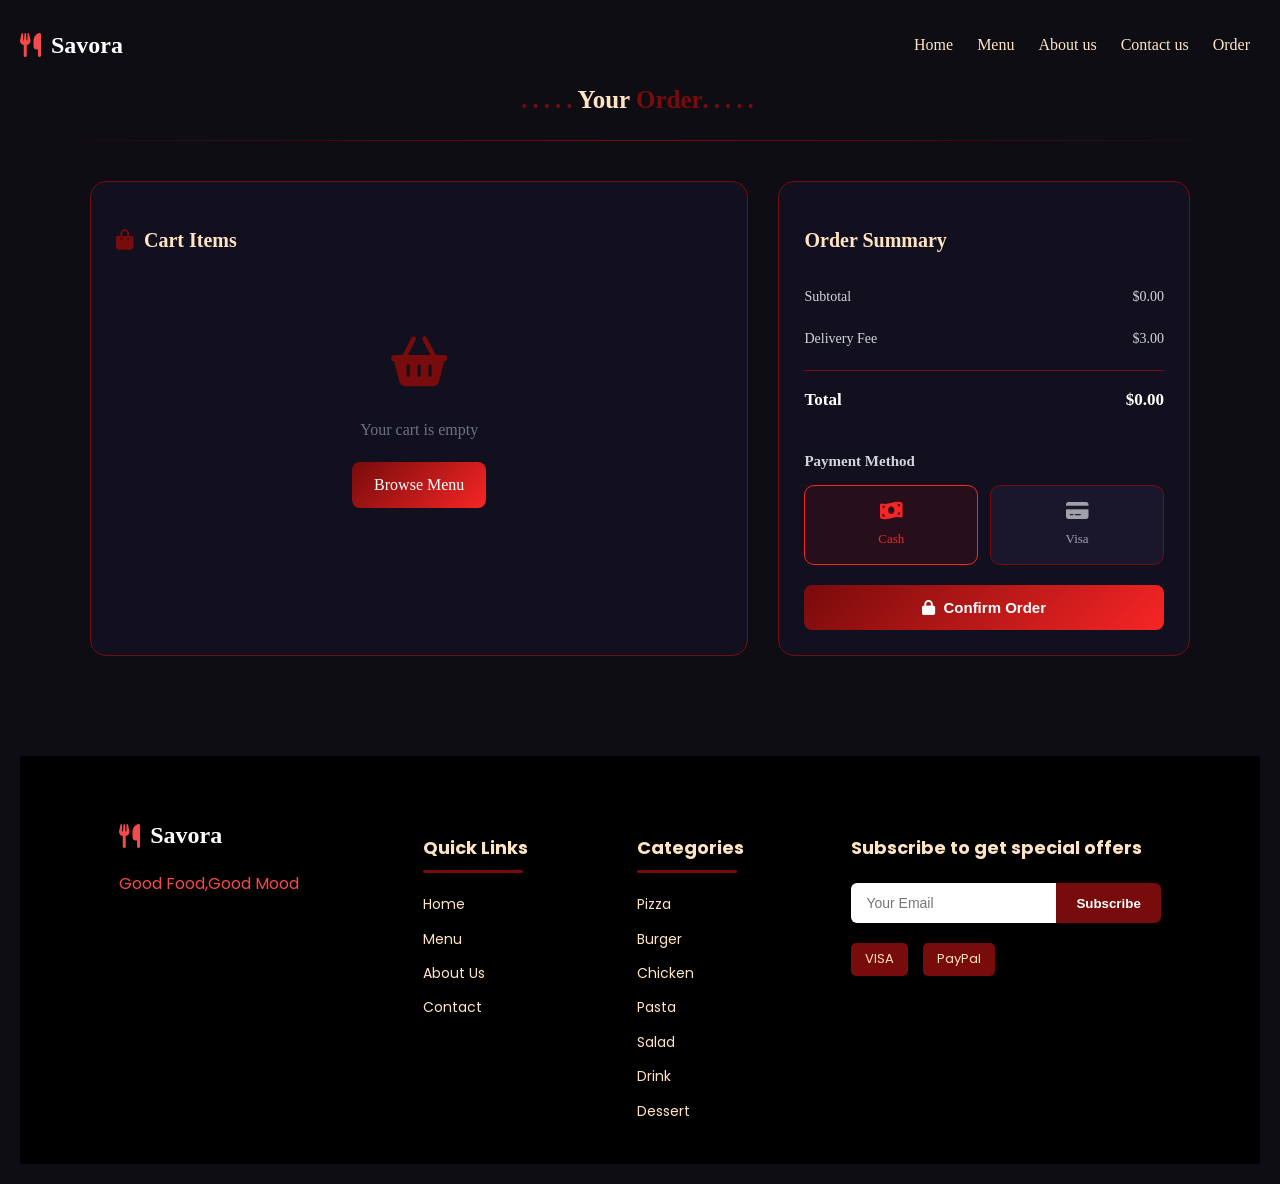
<file: order.html>
<!DOCTYPE html>
<html lang="en">

<head>
    <meta charset="UTF-8">
    <meta name="viewport" content="width=device-width, initial-scale=1.0">
    <title>Savora - Your Order</title>
    <link rel="stylesheet" href="https://cdnjs.cloudflare.com/ajax/libs/font-awesome/6.4.0/css/all.min.css">
    <link href="https://fonts.googleapis.com/css2?family=Poppins:wght@300;400;500;600;700&display=swap" rel="stylesheet">
    <link rel="stylesheet" href="order.css">
    <link href="index.css" rel="stylesheet">
        <link rel="icon" href="Images/burgers/photo-of-home.jpg">

</head>
<body>

    <header>
        <div class="logo">
            <i class="fa-solid fa-utensils"></i> Savora
        </div>
        <nav class="navbar">
            <ul>
                <li><a href="index.html">Home</a></li>
                <li><a href="menu.html">Menu</a></li>
                <li><a href="about-us.html">About us</a></li>
                <li><a href="contact-us.html">Contact us</a></li>
                <li><a href="order.html" class="active">Order</a></li>
            </ul>
        </nav>
    </header>

    <div class="menu">Your <span>Order</span></div>
    <div class="fade-line"></div>

    <div class="order-wrapper">

        <div class="cart-section">
            <h2><i class="fa-solid fa-bag-shopping"></i> Cart Items</h2>
            <div class="cart-items" id="cartItems">
            </div>
            <div class="empty-cart" id="emptyCart">
                <i class="fa-solid fa-basket-shopping"></i>
                <p>Your cart is empty</p>
                <a href="menu.html" class="btn-browse">Browse Menu</a>
            </div>
        </div>

        <div class="summary-section">
            <h2>Order Summary</h2>

            <div class="summary-row">
                <span>Subtotal</span>
                <span id="subtotal">$0.00</span>
            </div>
            <div class="summary-row">
                <span>Delivery Fee</span>
                <span id="delivery">$3.00</span>
            </div>
            <div class="summary-row total-row">
                <span>Total</span>
                <span id="total">$0.00</span>
            </div>

            <div class="payment-section">
                <h3>Payment Method</h3>
                <div class="payment-options">
                    <label class="payment-option active" id="cashLabel">
                        <input type="radio" name="payment" value="cash" checked>
                        <i class="fa-solid fa-money-bill-wave"></i>
                        <span>Cash</span>
                    </label>
                    <label class="payment-option" id="visaLabel">
                        <input type="radio" name="payment" value="visa">
                        <i class="fa-solid fa-credit-card"></i>
                        <span>Visa</span>
                    </label>
                </div>

                <div class="visa-form" id="visaForm">
                    <div class="form-group">
                        <input type="text" id="cardName" placeholder="Cardholder Name">
                    </div>
                    <div class="form-group">
                        <input type="text" id="cardNumber" placeholder="Card Number" maxlength="19">
                    </div>
                    <div class="form-row">
                        <div class="form-group">
                            <input type="text" id="cardExpiry" placeholder="MM/YY" maxlength="5">
                        </div>
                        <div class="form-group">
                            <input type="text" id="cardCvv" placeholder="CVV" maxlength="3">
                        </div>
                    </div>
                </div>
            </div>

            <button class="btn-checkout" id="checkoutBtn">
                <i class="fa-solid fa-lock"></i> Confirm Order
            </button>
        </div>
    </div>

    <footer>
        <div class="logo-footer">
            <div class="logo">
                <i class="fa-solid fa-utensils"></i> Savora
            </div>
            <p>Good Food,Good Mood</p>
        </div>
        <div class="footer-column">
            <h3>Quick Links</h3>
            <a href="index.html">Home</a>
            <a href="menu.html">Menu</a>
            <a href="about-us.html">About Us</a>
            <a href="contact-us.html">Contact</a>
        </div>
        <div class="footer-column">
            <h3>Categories</h3>
            <a href="menu.html?category=pizza">Pizza</a>
            <a href="menu.html?category=burgers">Burger</a>
            <a href="menu.html?category=chicken">Chicken</a>
            <a href="menu.html?category=pasta">Pasta</a>
            <a href="menu.html?category=salad">Salad</a>
            <a href="menu.html?category=drink">Drink</a>
            <a href="menu.html?category=dessert">Dessert</a>
        </div>
        <div class="subscribe">
            <h3>Subscribe to get special offers</h3>
            <div class="subscribe-box">
                <input type="email" placeholder="Your Email">
                <button>Subscribe</button>
            </div>
            <div class="payment">
                <span>VISA</span>
                <span>PayPal</span>
            </div>
        </div>
    </footer>

    <script src="order.js"></script>
</body>
</html>
</file>
<file: index.css>
html {
    box-sizing: border-box;
    scroll-behavior: smooth;
    font-size: 100%;
}
/* **************************************************************** */
.card-back {
    padding: 15px;
}

.quantity-title {
    text-align: center;
}

.quantity-btn {
    display: flex;
    align-items: center;
    justify-content: center;
    font-size: 16px;
}

.total-price {
    margin-top: 8px;
}







/* ************************************************************* */

body {
    box-sizing: border-box;
    margin: 0;
    padding: 20px;
    font-family: Georgia, 'Times New Roman', Times, serif;
    line-height: 1.6;
    background: #0d0d13;
    color: bisque;
}

header {
    display: flex;
    justify-content: space-between;
    align-items: center;
    height: 50px;
}
.product-card img {
    width: 100%;
    height: 180px;
    object-fit: cover;
    border-radius: 8px 8px 0 0;
    display: block;
}

.logo {
  font-size: 24px;
  font-family: Playfair Display ;
  font-weight: 600;
  color: #fff;
  display: flex;
  align-items: center;
  gap: 10px;
}

.logo i {
  color: #f54a4a;
}

.navbar {
    float: right;
}

nav li {
    display: inline-block;
    padding: 10px;
    justify-content: center;
}

nav ul li a {
    text-decoration: none;
    color: bisque;
    transition: 0.3s;

}

nav ul li a:hover {
    background: #780B0B;
    border-radius: 5px;
    padding: 5px;
    transform: translateY(-3px);
}

.container-hero {
    display: flex;
    align-items: center;
    justify-content: space-between;
    gap: 50px;
    padding: 50px 0;
}

.hero-content {
    flex: 1;
    max-width: 50%;
    animation: slideIn 1.5s ease-out;
}

@keyframes slideIn {
    from {
        transform: translateX(-100px);
        opacity: 0;
    }

    to {
        transform: translateX(0);
        opacity: 1;
    }
}

.hero-content h3 {
    color: #780B0B;
    font-family: "Lobster Two", sans-serif;
    font-weight: 700;
    font-style: italic;
    margin-bottom: 10px;
}

.hero-content h1 {
    font-size: 50px;
    line-height: 1.2;
    margin-bottom: 20px;
}

.hero-content h1 span {
    color: #780B0B;
}

.hero-content p {
    margin-bottom: 30px;
    max-width: 400px;
}

.hero-buttons {
    display: flex;
    gap: 20px;
}

.btn {
    padding: 10px 20px;
    border-radius: 5px;
    cursor: pointer;
    font-weight: 500;
    border: none;
    transition: 0.3s;
    border: 3px solid #332d4a;
    
}

.btn-primary {
    background-color: #780B0B;
    color: bisque;
}
.btn-primary a{
    text-decoration: none;
    color: bisque;
}

.btn-outline {
    background: transparent;
    color: bisque;
    border: 1px solid #fff;
}
.btn-outline a{
    text-decoration: none;
    color: bisque;
}
.hero-image {
    flex: 1;
    max-width: 45%;
    position: relative;
}

.hero-image img {
    width: 100%;
    max-width: 600px;
    border-radius: 20px;
    height: 500px;
    mix-blend-mode: lighten;
    object-fit: cover;
    border: none;
    animation: float 3s ease-in-out infinite;
}

@keyframes float {
    0% {
        transform: translateY(0);
    }

    50% {
        transform: translateY(-20px);
    }

    100% {
        transform: translateY(0);
    }
}

.fade-line {
    height: 1px;
    width: 100%;
    background: linear-gradient(to right, transparent, #780B0B, transparent);
    margin: 10px 0;
}

.section-title {
    text-align: center;
    margin: 0;
    position: relative;
    display: inline-block;
    width: 100%;
}

.section-title h2 {
    font-size: 28px;
    display: flex;
    justify-content: center;
    align-items: center;
    gap: 15px;
    color: bisque;
}

.section-title h2::before,
.section-title h2::after {
    content: ".....";
    color: #780B0B;
    letter-spacing: 5px;
    top: 50%;
}

.categories {
    display: grid;
    grid-template-columns: repeat(auto-fit, minmax(120px, 1fr));
    gap: 20px;
}

.cat-card {
    background-color: black;
    border-radius: 10px;
    padding: 20px;
    text-align: center;
    transition: 0.3s;
    cursor: pointer;
}

.cat-card:hover {
    transform: translateY(-5px);
    background: #780B0B;
}

.cat-card img {
    width: 75px;
    margin-bottom: 10px;
    height: 75px;
    object-fit: contain;
}

.cat-card h4 {
    font-size: 15px;
    margin-bottom: 5px;
}

.cat-card p {
    font-size: 12px;
    color: rgb(214, 179, 179);
}

.dishes-header {
    position: relative;
    display: flex;
    align-items: center;
    justify-content: center;
}

.dishes-header .dishes-title {
    margin: 0;

}

.dishes-title h2::before,
.dishes-title h2::after {
    content: ".....";
    letter-spacing: 5px;
    color: #780B0B;
    top: 50%;
}

.View-btn {
    padding: 10px 18px;
}
.View-btn a{
    text-decoration: none;
    color:bisque;
}

.dishes-header .View-btn {
    position: absolute;
    right: 0;
}

.cards {
    display: grid;
    grid-template-columns: repeat(4, 1fr);
    gap: 18px;
    margin-top: 25px;
}

.dish-card {
    background: #0d0d13;
    overflow: hidden;
    border-radius: 12px;
    border: 1px solid #1a1c29;
    transition: 0.3s;
}

.dish-card:hover {
    transform: translateY(-5px);
    background: #780B0B;
}

.dish-img {
    height: 220px;
    position: relative;
}

.dish-img img {
    width: 100%;
    height: 100%;
    overflow: hidden;
    object-fit: cover;
    border-radius: 0 0 10px 10px;
}

.View-btn {
    background: #780B0B;
    color: bisque;
    text-decoration: none;
}

.card-info {
    padding: 15px;
}

.card-info h3 {
    font-size: 16px;
    margin-bottom: 10px;
}

.rating {
    display: flex;
    align-items: center;
    gap: 5px;
    font-size: 12px;

}

.rating i {
    color: gold;
}

.price {
    display: flex;
    align-items: center;
    justify-content: space-between;
    margin-top: 15px;
}

.price strong {
    font-size: 17px;
}

.price button {
    border: none;
    background: #780B0B;
    border-radius: 6px;
    color: bisque;
    cursor: pointer;
    padding: 8px 13px;
}
.price button:hover{
    background: black;
}

.propereties {
    width: 100%;
    background: #780B0B;
    display: grid;
    grid-template-columns: repeat(4, 1fr);
    padding: 25px 7px;
    margin-top: 30px;
    border-radius: 5px;
}

.properety {
    display: flex;
    align-items: center;
    gap: 15px;
}

.properety:last-child {
    border: none;
}

.properety>i {
    font-size: 15px;
}

.properety h3 {
    font-size: 14px;
}

.properety p {
    font-size: 11px;
    opacity: .8;
}

.menu {
    text-align: center;
    padding: 10px;
    font-size: 25px;
    font-weight: 600;
    color: bisque;
}
.menu span {
    color: #780B0B;
}
.menu::before,
.menu::after {
    content: ".....";
    top: 50%;
    color: #780B0B;
    letter-spacing: 5px;
}
.category-buttons {
    display: flex;
    gap: 12px;
    justify-content: center;
    margin-bottom: 30px;
    flex-wrap: wrap;
}
.filter-btn {
    background-color: black;
    color: bisque;
    border: 1px solid #332d4a;
    padding: 10px 22px;
    border-radius: 20px;
    cursor: pointer;
    transition: all 0.3s ease;
}
.filter-btn.active,
.filter-btn:hover {
    background-color: #780B0B;
    border-color: #6c5ce7;
}
.product-grid {
    display: grid;
    grid-template-columns: repeat(auto-fill, minmax(220px, 1fr));
    gap: 20px;
    justify-content: flex-start;
}
.product-card {
    background-color: transparent;
    border-radius: 12px;
    width: 100%;
    height: 350px;
    box-sizing: border-box;
    perspective: 1000px;
    cursor: pointer;
}
.product-card.hide {
    display: none !important;
}
.card-inner {
    position: relative;
    width: 100%;
    height: 100%;
    transition: transform 0.7s ease;
    transform-style: preserve-3d;
}
.product-card.flipped .card-inner {
    transform: rotateY(180deg);
}
.card-front,
.card-back {
    position: absolute;
    width: 100%;
    height: 100%;
    box-sizing: border-box;
    border-radius: 12px;
    padding: 12px;
    background-color: black;
    border: 1px solid #1a1c29;
    backface-visibility: hidden;
    -webkit-backface-visibility: hidden;
}
.card-front {
    transition: 0.3s;
}
.product-card:hover .card-front {
    background-color: #7c0907;
    transform: translateY(-6px);
}
.card-front img {
    width: 100%;
    height: 120px;
    object-fit: cover;
    border-radius: 8px;
    display: block;
    margin-bottom: 12px;
}


.card-header {
    display: flex;
    justify-content: space-between;
    align-items: center;
    margin-bottom: 8px;
    gap: 10px;
}
.product-title {
    color: bisque;
    font-size: 14px;
    font-weight: 600;
    margin: 0;
}
.price {
    color: bisque;
    font-size: 14px;
    font-weight: 700;
}
.card-footer {
    display: flex;
    justify-content: space-between;
    align-items: center;
}
.rating {
    color: #ffb800;
    font-size: 12px;
    display: flex;
    align-items: center;
    gap: 4px;
}
.add-btn {
    background-color: #780B0B;
    color: bisque;
    border: none;
    padding: 6px 14px;
    border-radius: 6px;
    font-size: 12px;
    font-weight: 600;
    cursor: pointer;
    transition: background-color 0.2s ease;
}
.add-btn:hover {
    background-color: black;
}
.card-back {
    transform: rotateY(180deg);
    display: flex;
    flex-direction: column;
    justify-content: space-between;
    overflow: hidden;
}
.back-title {
    color: bisque;
    font-size: 18px;
    margin: 0 0 8px;
}
.back-description {
    color: #d8c8b5;
    font-size: 12px;
    line-height: 1.5;
    margin: 0 0 10px;
}
.size-title,
.quantity-title {
    color: bisque;
    font-size: 13px;
    margin: 8px 0;
}
.size-options {
    display: flex;
    gap: 6px;
}
.size-btn {
    flex: 1;
    padding: 7px 3px;
    background-color: transparent;
    color: bisque;
    border: 1px solid #4b4655;
    border-radius: 7px;
    cursor: pointer;
    font-size: 11px;
    transition: 0.2s;
}
.size-btn:hover,
.size-btn.active {
    background-color: #780B0B;
    border-color: #780B0B;
}
.quantity-box {
    display: flex;
    align-items: center;
    justify-content: center;
    gap: 15px;
}
.quantity-btn {
    width: 28px;
    height: 28px;
    border: none;
    border-radius: 50%;
    background-color: #780B0B;
    color: bisque;
    font-size: 18px;
    cursor: pointer;
}
.quantity {
    color: bisque;
    font-size: 15px;
    font-weight: bold;
    min-width: 20px;
    text-align: center;
}
.total-price {
    color: #ffb800;
    text-align: center;
    font-size: 17px;
    font-weight: bold;
    margin: 5px 0;
}
.cart-btn {
    width: 100%;
    border: none;
    border-radius: 7px;
    background-color: #000;
    font-size: 13px;
    font-weight: bold;
    transition: 0.2s;
}
.cart-btn:hover {
    background-color: #000;
}
.back-btn {
    position: absolute;
    top: 10px;
    right: 10px;
    border: none;
    background: transparent;
    color: bisque;
    font-size: 18px;
    cursor: pointer;
}

footer {
    display: flex;
    flex-wrap: wrap;
    justify-content: space-between;
    gap: 40px;
    background-color:black;
    color: bisque;
    padding: 60px 8% 30px;
    font-family: 'Poppins', sans-serif;
}
.logo-footer {
    flex: 1 1 250px;
}

.logo-footer p {
    color: #f54a4a;
    font-size: 16px;
    line-height: 1.6;
}
.footer-column {
    flex: 1 1 160px;
}

.footer-column h3 {
    font-size: 18px;
    margin-bottom: 20px;
    color: bisque;
    position: relative;
    padding-bottom: 10px;
}

.footer-column h3::after {
    content: "";
    position: absolute;
    bottom: 0;
    left: 0;
    width: 100px;
    height: 3px;
    background-color: #780B0B;
    border-radius: 2px;
}

.footer-column a {
    display: block;
    color: bisque;
    text-decoration: none;
    margin-bottom: 12px;
    font-size: 14px;
    transition: 0.3s ease;
}

.footer-column a:hover {
    color: #780B0B;
    padding-left: 5px;
}
.subscribe {
    flex: 1 1 280px;
}

.subscribe h3 {
    font-size: 18px;
    color: bisque;
    margin-bottom: 20px;
}

.subscribe-box {
    display: flex;
    margin-bottom: 20px;
}

.subscribe-box input {
    flex: 1;
    padding: 12px 15px;
    border: none;
    border-radius: 6px 0 0 6px;
    outline: none;
    font-size: 14px;
}

.subscribe-box button {
    background-color:#780B0B;
    color: #fff;
    border: none;
    padding: 12px 20px;
    border-radius: 0 6px 6px 0;
    cursor: pointer;
    font-weight: 600;
    transition: 0.3s ease;
}

.subscribe-box button:hover {
    background-color:#780B0B;
}

.payment {
    display: flex;
    gap: 15px;
}

.payment span {
    background-color: #780B0B;
    padding: 6px 14px;
    border-radius: 5px;
    font-size: 13px;
    color: bisque;
}
.about-section {
    padding: 50px 8%;
}

.about-container {
    display: flex;
    align-items: center;
    justify-content: space-between;
    gap: 40px;
}

.fade-line {
    height: 1px;
    width: 100%;
    background: linear-gradient(to right, transparent, #780B0B, transparent);
    margin: 10px 0;
}

.about-text {
    flex: 1;
}

.about-text h1 {
    font-size: 38px;
    margin-bottom: 30px;
    text-align: center;
}

.description {
    color: bisque;
    line-height: 1.6;
    margin-bottom: 30px;
    max-width: 500px;
    padding-top: 15px;
}

.features-list {
    display: flex;
    flex-direction: column;
    gap: 20px;
}

.feature-item {
    display: flex;
    align-items: center;
    gap: 15px;
}

.feature-item i {
    border: 1px solid #333;
    padding: 10px;
    border-radius: 50%;
    color: bisque;
    width: 40px;
    height: 40px;
    display: flex;
    align-items: center;
    justify-content: center;
}

.feature-item span {
    font-size: 16px;
    color: bisque;
}

.about-image {
    flex: 1;
    display: flex;
    justify-content: flex-end;
}

.about-image img {
    width: 100%;
    max-width: 450px;
    height: 550px;
    border-radius: 10px;
    object-fit: cover;
    object-position: center top;
}
@media (max-width: 900px) {
    .container-hero {
        flex-direction: column;
        text-align: center;
        gap: 30px;
    }

    .hero-content {
        max-width: 100%;
    }

    .hero-content p {
        max-width: 100%;
        margin-left: auto;
        margin-right: auto;
    }

    .hero-buttons {
        justify-content: center;
    }

    .hero-image {
        max-width: 80%;
    }

    .cards {
        grid-template-columns: repeat(2, 1fr);
    }

    .about-container {
        flex-direction: column;
    }

    .about-image {
        justify-content: center;
    }

    .about-image img {
        max-width: 100%;
    }
}

@media (max-width: 600px) {

    body {
        padding: 12px;
    }

    header {
        flex-direction: column;
        height: auto;
        gap: 10px;
        padding: 10px 0;
    }

    .navbar {
        float: none;
    }

    nav ul {
        padding: 0;
        margin: 0;
        display: flex;
        flex-wrap: wrap;
        justify-content: center;
    }

    nav li {
        padding: 6px;
    }

    .hero-content h1 {
        font-size: 32px;
    }

    .hero-image img {
        height: 300px;
    }

    .categories {
        grid-template-columns: repeat(2, 1fr);
    }

    .cards {
        grid-template-columns: 1fr;
    }

    .dishes-header {
        flex-direction: column;
        gap: 10px;
    }

    .dishes-header .View-btn {
        position: static;
    }

    .propereties {
        grid-template-columns: repeat(2, 1fr);
        gap: 15px;
    }

    .menu {
        font-size: 20px;
    }

    .category-buttons {
        gap: 8px;
    }

    .filter-btn {
        padding: 8px 16px;
        font-size: 13px;
    }

    .product-grid {
        grid-template-columns: repeat(2, 1fr);
        gap: 12px;
    }

    .product-card {
        height: 340px;
    }

    footer {
        flex-direction: column;
        padding: 40px 6% 20px;
        gap: 25px;
        text-align: center;
    }

    .footer-column h3::after {
        left: 50%;
        transform: translateX(-50%);
    }

    .subscribe-box {
        flex-direction: column;
    }

    .subscribe-box input,
    .subscribe-box button {
        border-radius: 6px;
        width: 100%;
    }

    .subscribe-box button {
        margin-top: 8px;
    }

    .payment {
        justify-content: center;
    }

    .about-text h1 {
        font-size: 28px;
    }

    .about-image img {
        height: 350px;
    }
}

@media (max-width: 380px) {
    .categories {
        grid-template-columns: 1fr;
    }

    .product-grid {
        grid-template-columns: 1fr;
    }

    .hero-content h1 {
        font-size: 26px;
    }

    .btn {
        padding: 8px 14px;
        font-size: 13px;
    }
}
</file>
<file: about.css>
.about-section {
    padding: 40px 8%;
}

.about-container {
    display: flex;
    align-items: center;
    justify-content: space-between;
    position: relative;
    border-radius: 20px;
    padding: 30px;
    overflow: hidden;
    box-shadow: 0 4px 15px rgba(122, 35, 35, 0.4);
}

.about-text {
    flex: 1;
    z-index: 2;
}

.description {
    color: bisque;
    line-height: 1.6;
    margin-bottom: 30px;
    max-width: 480px;
}

.features-list {
    display: flex;
    flex-direction: column;
    gap: 20px;
}

.feature-item {
    display: flex;
    align-items: center;
    gap: 15px;
}

.feature-item i {
    border: 1px solid #333;
    padding: 10px;
    border-radius: 50%;
    color: bisque;
    width: 40px;
    height: 40px;
    display: flex;
    align-items: center;
    justify-content: center;
}

.feature-item span {
    font-size: 16px;
    color: bisque;
}

.about-image {
    flex: 1.2;
    display: flex;
    justify-content: flex-end;
    position: relative;
}

.image-wrapper {
    position: relative;
    width: 100%;
    max-width: 500px;
}

.image-wrapper img {
    width: 100%;
    height: auto;
    max-height: 420px;
    object-fit: cover;
    border-radius: 15px;
    display: block;
    box-shadow: 0 4px 15px rgba(122, 35, 35, 0.4);
    box-sizing: border-box;
    opacity: 0.7;
    -webkit-mask-image: linear-gradient(to left, rgba(0,0,0,1) 60%, rgba(0,0,0,0) 100%),
    linear-gradient(to top, rgba(0,0,0,1) 80%, rgba(0,0,0,0) 100%);
    -webkit-mask-composite: source-in;
    mask-image: linear-gradient(to left, rgba(0,0,0,1) 60%, rgba(0,0,0,0) 100%),
                linear-gradient(to top, rgba(0,0,0,1) 80%, rgba(0,0,0,0) 100%);
    mask-composite: intersect;
}
</file>
<file: us.css>
* {
  margin: 0;
  padding: 0;
  box-sizing: border-box;
  font-family: serif ,'Segoe UI';
}

body {
  background-color: #0b0a12;
  color: #ffffff;
  min-height: 100vh;
  display: flex;
  flex-direction: column;
}

header {
    display: flex;
    justify-content: space-between;
    align-items: center;
    height: 50px;
}


.logo {
  font-size: 24px;
  font-family: Playfair Display ;
  font-weight: 600;
  color: #fff;
  display: flex;
  align-items: center;
  gap: 10px;
}

.logo i {
  color: #f54a4a;
}

.navbar {
    float: right;
}

nav li {
    display: inline-block;
    padding: 10px;
    justify-content: center;
}

nav ul li a {
    text-decoration: none;
    color: bisque;
    transition: 0.3s;

}

nav ul li a:hover {
    background: #780B0B;
    border-radius: 5px;
    padding: 5px;
    transform: translateY(-3px);
}



.contact-section {
  max-width: 1000px;
  margin: 40px auto;
  padding: 20px;
  width: 100%;
  font-family:  serif;
}

.page-title {
  text-align: center;
  font-size: 32px;
  font-weight: 600;
  margin-bottom: 10px;
}

.divider {
  display: flex;
  align-items: center;
  justify-content: center;
  gap: 10px;
  margin-bottom: 40px;
  color: #f51212;
}

.divider span {
  width: 40px;
  height: 1px;
  background-color: #780B0B;
  display: inline-block;
}

.contact-container {
  display: grid;
  grid-template-columns: 1fr 1fr;
  gap: 40px;
  background-color: #12101e;
  padding: 40px;
  border-radius: 16px;
  border: 1px solid #780B0B;
}

.contact-info h2 {
  font-size: 20px;
  margin-bottom: 25px;
}

.info-item {
  display: flex;
  align-items: flex-start;
  gap: 15px;
  margin-bottom: 20px;
  color: #d1d5db;
  font-size: 14px;
}

.info-item i {
  color: #780B0B;
  font-size: 18px;
  margin-top: 3px;
}

.social-links {
  display: flex;
  gap: 12px;
  margin-top: 35px;
}

.social-icon {
  width: 38px;
  height: 38px;
  background-color: #780B0B;
  color: #fff;
  border-radius: 50%;
  display: flex;
  align-items: center;
  justify-content: center;
  text-decoration: none;
  font-size: 14px;
  transition: 0.3s;
}
.social-icon:hover {
  animation: bounce 1.2s ease infinite;
}

@keyframes bounce {
  0%, 100% {
    transform: translateY(0);
  }
  50% {
    transform: translateY(-6px);
  }
}

.social-icon:hover .fa-facebook-f {
  color: #1877F2;
}

.social-icon:hover .fa-instagram {
  color: #f819aa;
}

.social-icon:hover .fa-twitter {
  color: #1DA1F2;
}

.social-icon:hover .fa-whatsapp {
  color: #25D366;
}



.contact-form-container {
  display: flex;
  flex-direction: column;
}

.form-group {
  margin-bottom: 15px;
}

.form-group input,
.form-group textarea {
  width: 100%;
  background-color: #1a172c;
  border: 1px solid #780B0B;
  border-radius: 8px;
  padding: 12px 16px;
  color: #fff;
  font-size: 14px;
  outline: none;
  transition: 0.3s;
}

.form-group input::placeholder,
.form-group textarea::placeholder {
  color: #6b7280;
}
.form-group input:hover,
.form-group textarea:hover {
  border-color: #f53131;
  transform: translateY(-2px);
}

.form-group input:focus,
.form-group textarea:focus {
  border-color: #780B0B;
  transform: translateY(-2px);
}

.btn-submit {
  width: 100%;
  background: linear-gradient(135deg, #780B0B, #f72525);
  color: #fff;
  border: none;
  padding: 12px;
  border-radius: 8px;
  font-size: 15px;
  font-weight: 600;
  cursor: pointer;
  margin-top: 10px;
  transition: 0.3s;
  
}

.btn-submit:hover {
  opacity: 0.9;
  transform: translateY(-2px);
}



.success-alert {
  position: fixed;
  top: 30px;
  right: 30px;
  background-color: #12101e;
  border: 1px solid #780B0B;
  border-radius: 12px;
  padding: 20px 25px;
  box-shadow: 0 8px 24px rgba(0, 0, 0, 0.4);
  z-index: 9999;
  animation: fadeIn 0.5s ease forwards;
}

.alert-content {
  display: flex;
  flex-direction: column;
  align-items: center;
  text-align: center;
  gap: 8px;
}

.alert-content i {
  font-size: 32px;
  color: #780B0B;
}

.alert-content h3 {
  font-size: 18px;
  color: #fff;
}

.alert-content p {
  font-size: 13px;
  color: #a1a1aa;
}

@keyframes fadeIn {
  from { opacity: 0; transform: translateY(-15px); }
  to { opacity: 1; transform: translateY(0); }
}

@keyframes fadeOut {
  from { opacity: 1; transform: translateY(0); }
  to { opacity: 0; transform: translateY(-15px); }
}

@media (max-width: 768px) {
  header {
    flex-direction: column;
    height: auto;
    gap: 10px;
    padding: 15px 0;
  }

  .navbar {
    float: none;
  }

  nav ul {
    padding: 0;
    margin: 0;
    display: flex;
    flex-wrap: wrap;
    justify-content: center;
  }

  nav li {
    padding: 6px 8px;
  }

  .contact-section {
    margin: 25px auto;
    padding: 15px;
  }

  .page-title {
    font-size: 26px;
  }

  .contact-container {
    grid-template-columns: 1fr;
    padding: 25px;
    gap: 30px;
  }
}

@media (max-width: 480px) {
  .logo {
    font-size: 18px;
  }

  nav li {
    padding: 5px 6px;
    font-size: 13px;
  }

  .page-title {
    font-size: 22px;
  }

  .divider {
    margin-bottom: 25px;
  }

  .contact-container {
    padding: 18px;
    border-radius: 12px;
    gap: 25px;
  }

  .contact-info h2 {
    font-size: 18px;
    margin-bottom: 18px;
  }

  .info-item {
    font-size: 13px;
    gap: 12px;
  }

  .social-links {
    justify-content: center;
    margin-top: 25px;
  }

  .social-icon {
    width: 34px;
    height: 34px;
    font-size: 13px;
  }

  .form-group input,
  .form-group textarea {
    padding: 10px 14px;
    font-size: 13px;
  }

  .btn-submit {
    padding: 10px;
    font-size: 14px;
  }

  .success-alert {
    top: 15px;
    right: 15px;
    left: 15px;
    padding: 15px 18px;
  }
}
</file>
<file: order.css>
.order-wrapper {
    max-width: 1100px;
    margin: 40px auto;
    padding: 0 20px 60px;
    display: grid;
    grid-template-columns: 1.6fr 1fr;
    gap: 30px;
}

.cart-section {
    background-color: #12101e;
    border: 1px solid #780B0B;
    border-radius: 16px;
    padding: 25px;
}

.cart-section h2 {
    font-size: 20px;
    margin-bottom: 20px;
    display: flex;
    align-items: center;
    gap: 10px;
}

.cart-section h2 i {
    color: #780B0B;
}

.cart-item {
    display: flex;
    align-items: center;
    gap: 15px;
    padding: 15px 0;
    border-bottom: 1px solid #780B0B;
}

.cart-item img {
    width: 70px;
    height: 70px;
    object-fit: cover;
    border-radius: 10px;
}

.cart-item-info {
    flex: 1;
}

.cart-item-info h4 {
    font-size: 15px;
    margin-bottom: 5px;
}

.cart-item-info .item-price {
    color: #f72525;
    font-size: 14px;
    font-weight: 600;
}

.qty-controls {
    display: flex;
    align-items: center;
    gap: 10px;
    background-color: #1a172c;
    border-radius: 8px;
    padding: 5px 10px;
}

.qty-controls button {
    background: none;
    border: none;
    color: #fff;
    font-size: 16px;
    cursor: pointer;
    width: 22px;
}

.qty-controls span {
    min-width: 15px;
    text-align: center;
}

.remove-item {
    background: none;
    border: none;
    color: #f87171;
    font-size: 16px;
    cursor: pointer;
    margin-left: 10px;
}

.empty-cart {
    display: none;
    flex-direction: column;
    align-items: center;
    justify-content: center;
    text-align: center;
    padding: 60px 20px;
    color: #6b7280;
}

.empty-cart i {
    font-size: 50px;
    margin-bottom: 15px;
    color: #780B0B;
}

.empty-cart p {
    margin-bottom: 20px;
}

.btn-browse {
    background: linear-gradient(135deg, #780B0B, #f72525);
    color: #fff;
    text-decoration: none;
    padding: 10px 22px;
    border-radius: 8px;
    font-weight: 500;
}

.summary-section {
    background-color: #12101e;
    border: 1px solid #780B0B;
    border-radius: 16px;
    padding: 25px;
    height: fit-content;
}

.summary-section h2 {
    font-size: 20px;
    margin-bottom: 20px;
}

.summary-row {
    display: flex;
    justify-content: space-between;
    padding: 10px 0;
    color: #d1d5db;
    font-size: 14px;
}

.total-row {
    border-top: 1px solid #780B0B;
    margin-top: 10px;
    padding-top: 15px;
    font-size: 17px;
    font-weight: 600;
    color: #fff;
}

.payment-section {
    margin-top: 25px;
}

.payment-section h3 {
    font-size: 15px;
    margin-bottom: 12px;
    color: #d1d5db;
}

.payment-options {
    display: grid;
    grid-template-columns: 1fr 1fr;
    gap: 12px;
    margin-bottom: 15px;
}

.payment-option {
    display: flex;
    flex-direction: column;
    align-items: center;
    gap: 8px;
    background-color: #1a172c;
    border: 1px solid #780B0B;
    border-radius: 10px;
    padding: 15px 10px;
    cursor: pointer;
    transition: 0.3s;
}

.payment-option input {
    display: none;
}

.payment-option i {
    font-size: 20px;
    color: #a1a1aa;
}

.payment-option span {
    font-size: 13px;
    color: #a1a1aa;
}

.payment-option.active {
    border-color: #f72525;
    background-color: rgba(120, 11, 11, 0.2);
}

.payment-option.active i,
.payment-option.active span {
    color: #f72525;
}

.visa-form {
    display: none;
    flex-direction: column;
    gap: 12px;
    margin-top: 15px;
    animation: fadeIn 0.3s ease;
}

.visa-form.show {
    display: flex;
}

.visa-form .form-row {
    display: grid;
    grid-template-columns: 1fr 1fr;
    gap: 12px;
}

.visa-form input {
    width: 100%;
    box-sizing: border-box;
    background-color: #1a172c;
    border: 1px solid #780B0B;
    border-radius: 8px;
    padding: 12px 16px;
    color: #fff;
    font-size: 14px;
    outline: none;
    transition: 0.3s;
}

.visa-form input:focus {
    border-color: #f53131;
    transform: translateY(-2px);
}

.btn-checkout {
    width: 100%;
    background: linear-gradient(135deg, #780B0B, #f72525);
    color: #fff;
    border: none;
    padding: 14px;
    border-radius: 8px;
    font-size: 15px;
    font-weight: 600;
    cursor: pointer;
    margin-top: 20px;
    transition: 0.3s;
    display: flex;
    align-items: center;
    justify-content: center;
    gap: 8px;
}

.btn-checkout:hover {
    opacity: 0.9;
    transform: translateY(-2px);
}

.success-alert {
    position: fixed;
    top: 30px;
    right: 30px;
    background-color: #12101e;
    border: 1px solid #780B0B;
    border-radius: 12px;
    padding: 20px 25px;
    box-shadow: 0 8px 24px rgba(0, 0, 0, 0.4);
    z-index: 9999;
    animation: fadeInAlert 0.5s ease forwards;
}

.alert-content {
    display: flex;
    flex-direction: column;
    align-items: center;
    text-align: center;
    gap: 8px;
}

.alert-content i {
    font-size: 32px;
    color: #780B0B;
}

.alert-content h3 {
    font-size: 18px;
    color: #fff;
}

.alert-content p {
    font-size: 13px;
    color: #a1a1aa;
}

@keyframes fadeInAlert {
    from { opacity: 0; transform: translateY(-15px); }
    to { opacity: 1; transform: translateY(0); }
}

@keyframes fadeOut {
    from { opacity: 1; transform: translateY(0); }
    to { opacity: 0; transform: translateY(-15px); }
}

@keyframes fadeIn {
    from { opacity: 0; }
    to { opacity: 1; }
}

@media (max-width: 768px) {
    .order-wrapper {
        grid-template-columns: 1fr;
        margin: 25px auto;
        padding: 0 15px 40px;
        gap: 20px;
    }

    .cart-section,
    .summary-section {
        padding: 20px;
    }
}

@media (max-width: 480px) {

    .cart-section h2,
    .summary-section h2 {
        font-size: 17px;
    }

    .cart-item {
        flex-wrap: wrap;
        gap: 10px;
        padding: 12px 0;
    }

    .cart-item img {
        width: 55px;
        height: 55px;
    }

    .cart-item-info h4 {
        font-size: 13px;
    }

    .cart-item-info .item-price {
        font-size: 13px;
    }

    .qty-controls {
        padding: 4px 8px;
        gap: 8px;
    }

    .remove-item {
        margin-left: auto;
    }

    .empty-cart {
        padding: 40px 15px;
    }

    .empty-cart i {
        font-size: 40px;
    }

    .summary-row {
        font-size: 13px;
    }

    .total-row {
        font-size: 15px;
    }

    .payment-options {
        gap: 8px;
    }

    .payment-option {
        padding: 12px 8px;
    }

    .payment-option i {
        font-size: 17px;
    }

    .payment-option span {
        font-size: 12px;
    }

    .visa-form .form-row {
        grid-template-columns: 1fr 1fr;
        gap: 8px;
    }

    .visa-form input {
        padding: 10px 14px;
        font-size: 13px;
    }

    .btn-checkout {
        padding: 12px;
        font-size: 14px;
    }

    .success-alert {
        top: 15px;
        right: 15px;
        left: 15px;}
    }
</file>
